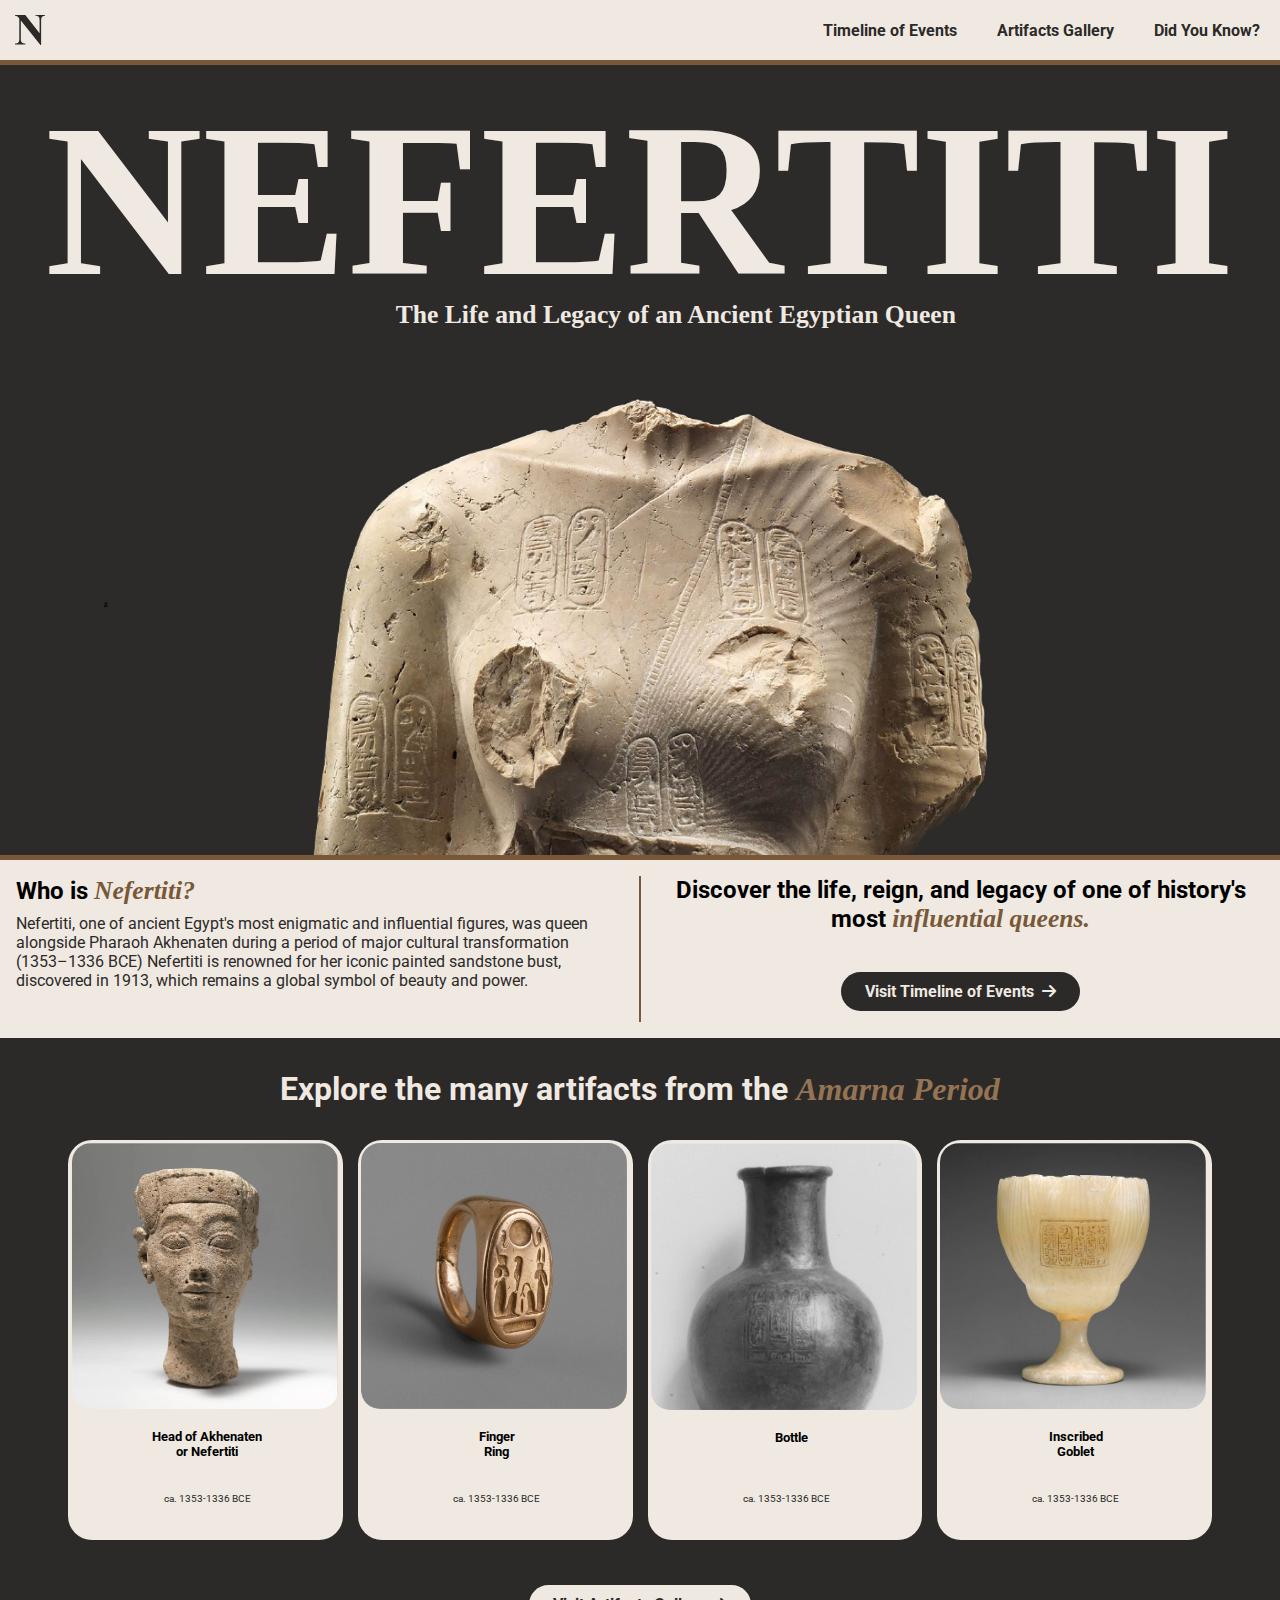
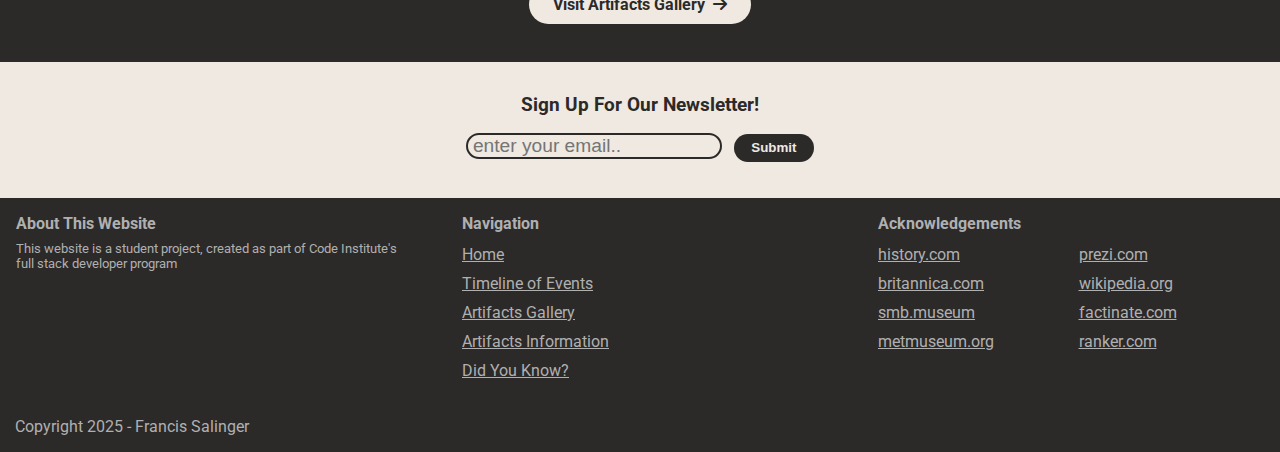
<file: index.html>
<!DOCTYPE html>
<html lang="en">

<head>
  <!-- Meta data -->
  <meta charset="utf-8">
  <meta name="viewport" content="width=device=width, initial-scale=1.0">
  <meta name="description" content="The Home Page of Queen Nefertiti, a website detailing her life, reign, and death">

  <!-- Favicon -->
  <link rel="icon" type="image/svg" href="assets/images/nefertiti-logo.svg">

  <!-- Link to font -->
  <link rel="preconnect" href="https://fonts.googleapis.com">
  <link rel="preconnect" href="https://fonts.gstatic.com" crossorigin>
  <link href="https://fonts.googleapis.com/css2?family=Roboto:ital,wght@0,100..900;1,100..900&display=swap"
    rel="stylesheet">

  <!--Title and CSS stylesheet -->
  <title>Queen Nefertiti</title>
  <link rel="stylesheet" href="assets/styles.css">

  <!-- Link to Font Awesome icon -->
  <link rel="stylesheet" href="https://cdnjs.cloudflare.com/ajax/libs/font-awesome/6.7.2/css/all.min.css"
    integrity="sha512-Evv84Mr4kqVGRNSgIGL/F/aIDqQb7xQ2vcrdIwxfjThSH8CSR7PBEakCr51Ck+w+/U6swU2Im1vVX0SVk9ABhg=="
    crossorigin="anonymous" referrerpolicy="no-referrer" />
</head>

<body>

  <!-- Header -->
  <header>
    
    <nav class="navbar">

      <a href="index.html" aria-label="Go to Home Page">
        <img src="assets/images/nefertiti-logo.svg" alt="logo" class="logo">
      </a>
      
      <!-- Responsive nav bar menu. Code my Code2go, Youtube -->
      <input type="checkbox" id="sidebar-active">
      <label for="sidebar-active" class="open-sidebar-button">
        <svg xmlns="http://www.w3.org/2000/svg" height="32px" viewBox="0 -960 960 960" width="32px" fill="#e8eaed"><path d="M120-240v-80h720v80H120Zm0-200v-80h720v80H120Zm0-200v-80h720v80H120Z"/></svg>
      </label>

      <label id="overlay" for="sidebar-active"></label>

      <div class="links-container">
        <label for="sidebar-active" class="close-sidebar-button">
          <svg xmlns="http://www.w3.org/2000/svg" height="32px" viewBox="0 -960 960 960" width="32px" fill="#e8eaed"><path d="m256-200-56-56 224-224-224-224 56-56 224 224 224-224 56 56-224 224 224 224-56 56-224-224-224 224Z"/></svg>
        </label>

          <a class="link" href="timeline-of-events.html">Timeline of Events</a>								
					<a class="link" href="artifact-cards.html">Artifacts Gallery</a>						
					<a class="link" href="did-you-know.html">Did You Know?</a>
      </div>
	
    </nav>
  </header>

  <!-- Main content -->
  <main>

    <!-- Hero image and title overlay -->
    <section id="hero-image">

      <div class="title-overlay">
        <h1>NEFERTITI</h1>
        <h2>The Life and Legacy of an Ancient Egyptian Queen</h2>
      </div>

    </section>

    <!-- Intro and Timeline of Events CTA Section -->
    <section class="introduction-section">

      <div class="introduction-to-nefertiti">
        <h2 class="intro-heading">Who is
          <span class="intro-style">Nefertiti?</span>
        </h2>
        <p class="intro-text">
          Nefertiti, one of ancient Egypt's most enigmatic and influential figures,
          was queen alongside Pharaoh Akhenaten during a period of major cultural transformation (1353–1336 BCE)
          Nefertiti is renowned for her iconic painted sandstone bust, discovered in 1913, which remains a global symbol
          of beauty and power.
        </p>
      </div>

      <hr>

      <!-- Timeline CTA -->
      <div class="timeline-cta">
        <h2>
          Discover the life, reign, and legacy
          of one of history's most
          <span class="intro-style">influential queens.</span>
        </h2>
        <div class="timeline-button-container">
          <a href="timeline-of-events.html">
              Visit Timeline of Events<i class="fa-solid fa-arrow-right"></i>
          </a>
        </div>
      </div>
    </section>

    <!-- Artifacts Gallery CTA Section -->
    <section class="artifact-card-section">

      <h1>Explore the many artifacts from the
        <span>Amarna Period</span>
      </h1>

      <!-- Artifact Card Section -->
      <div class="artifact-card-container">

        <!-- Artifact Card -->
        <div class="card">
          <a href="artifact-info.html#artifact-3" aria-label="View Head of Akhenaten or Nefertiti">
          <img src="assets/images/head-of-akhen-or-nefertiti-card.jpg" alt="Head of Akhenaten or Queen Nefertiti"
          class="card-image"></a>

          <div class="card-text">
            <h2>Head of Akhenaten or Nefertiti</h2>
            <p>ca. 1353-1336 BCE</p>
          </div>

          <div class="card-icon">
            <a href="artifact-info.html#artifact-3" aria-label="View Head of Akhenaten or Nefertiti">
              <i class="fa-solid fa-greater-than"></i>
            </a>
          </div>
        </div> 
        
        <!-- Artifact Card -->
        <div class="card">
          <a href="artifact-info.html#artifact-4" aria-label="View Finger Ring Depicting King Akhenaten and Queen Nefertiti as Shu and Tefnut">
          <img src="assets/images/finger-ring-akhen-nefertiti.jpeg" alt="Finger Ring Depicting King Akhenaten and Queen Nefertiti as Shu and Tefnut"
          class="card-image"></a>

          <div class="card-text">
            <h2>Finger Ring</h2>
            <p>ca. 1353-1336 BCE</p>
          </div>

          <div class="card-icon">
            <a href="artifact-info.html#artifact-4" aria-label="View Finger Ring Depicting King Akhenaten and Queen Nefertiti as Shu and Tefnut">
              <i class="fa-solid fa-greater-than"></i>
            </a>
          </div>
        </div> 

        <!-- Artifact Card -->
        <div class="card">
          <a href="artifact-info.html#artifact-5" aria-label="View Black Clay Bottle">
          <img src="assets/images/bottle-akhen-nefertiti-card.jpg" alt="Black Clay Bottle"
          class="card-image"></a>

          <div class="card-text">
            <h2>Bottle</h2>
            <p>ca. 1353-1336 BCE</p>
          </div>

          <div class="card-icon">
            <a href="artifact-info.html#artifact-5" aria-label="View Black Clay Bottle">
              <i class="fa-solid fa-greater-than"></i>
            </a>
          </div>
        </div> 

        <!-- Artifact Card -->
        <div class="card">
          <a href="artifact-info.html#artifact-8" aria-label="View Goblet with Inscription of the Name of Akhenaten and Nefertiti">
          <img src="assets/images/goblet-akhen-and-nefertiti-card.jpg" alt="Goblet with Inscription of the Name of Akhenaten and Nefertiti"
          class="card-image"></a>

          <div class="card-text">
            <h2>Inscribed Goblet</h2>
            <p>ca. 1353-1336 BCE</p>
          </div>

          <div class="card-icon">
            <a href="artifact-info.html#artifact-8" aria-label="View Goblet with Inscription of the Name of Akhenaten and Nefertiti">
              <i class="fa-solid fa-greater-than"></i>
            </a>
          </div>
        </div> 

        <div class="artifact-cta-button">
          <a href="artifact-cards.html">
              Visit Artifacts Gallery<i class="fa-solid fa-arrow-right"></i>
          </a>
        </div>
      </div>

    </section>

    <!-- Newsletter Section -->
     <section class="newsletter-container">

      <form action="submit-newsletter" method="POST">
        <h3>Sign Up For Our Newsletter!</h3>
        <input type="email" id="email" name="email" placeholder="enter your email.." required>
        <button>Submit</button>
      </form>

     </section>

  </main>

  <!-- Footer -->
  <footer>

    <div class="footer-container">

      <!-- About this website -->
      <div class="about-container">
        <h4 class="about-heading">About This Website</h4>
        <p class="about-text">This website is a student project, created as part of Code Institute's full stack
          developer program</p>
      </div>

      <!-- Secondary navigation links -->
      <div class="navigation-links">
        <h4 class="navigation-heading">Navigation</h4>
        <ul class="footer-links">
          <li><a href="index.html">Home</a></li>
          <li><a href="timeline-of-events.html">Timeline of Events</a></li>
          <li><a href="artifact-cards.html">Artifacts Gallery</a></li>
          <li><a href="artifact-info.html">Artifacts Information</a></li>
          <li><a href="did-you-know.html">Did You Know?</a></li>
        </ul> 
      </div>

      <!-- Acknowledgements links -->
      <div class="acknowledgements-container">
        <h4 class="acknowledgements">Acknowledgements</h4>
        <ul class="acknowledgement-links">
          <li><a target="_blank" href="https://www.history.com/topics/ancient-egypt/nefertiti">history.com</a></li>
          <li><a target="_blank" href="https://www.britannica.com/biography/Nefertiti">britannica.com</a></li>
          <li><a target="_blank"
              href="https://www.smb.museum/en/museums-institutions/aegyptisches-museum-und-papyrussammlung/collection-research/bust-of-nefertiti/the-bust/">
              smb.museum
            </a></li>
          <li><a target="_blank" href="https://www.metmuseum.org/art/collection/search/544677">metmuseum.org</a></li>
          <li><a target="_blank"
              href="https://prezi.com/of2_ydann9hw/queen-nefertiti/#:~:text=Queen%20Nefertiti%20had%206%20daughters,one%2C%20the%20sun%20god%20Ra.">
              prezi.com
            </a></li>
          <li><a target="_blank" href="https://en.wikipedia.org/wiki/Great_Royal_Wife">wikipedia.org</a></li>
          <li><a target="_blank" href="https://www.factinate.com/people/facts-nefertiti">factinate.com</a></li>
          <li> <a target="_blank" href="https://www.ranker.com/list/nefertiti-facts/lisa-waugh">ranker.com</a></li>
        </ul>
      </div>

    </div>

    <!-- Copyright info-->
    <p class="copyright-info">Copyright 2025 - Francis Salinger</p>

  </footer>

</body>
</html>
</file>
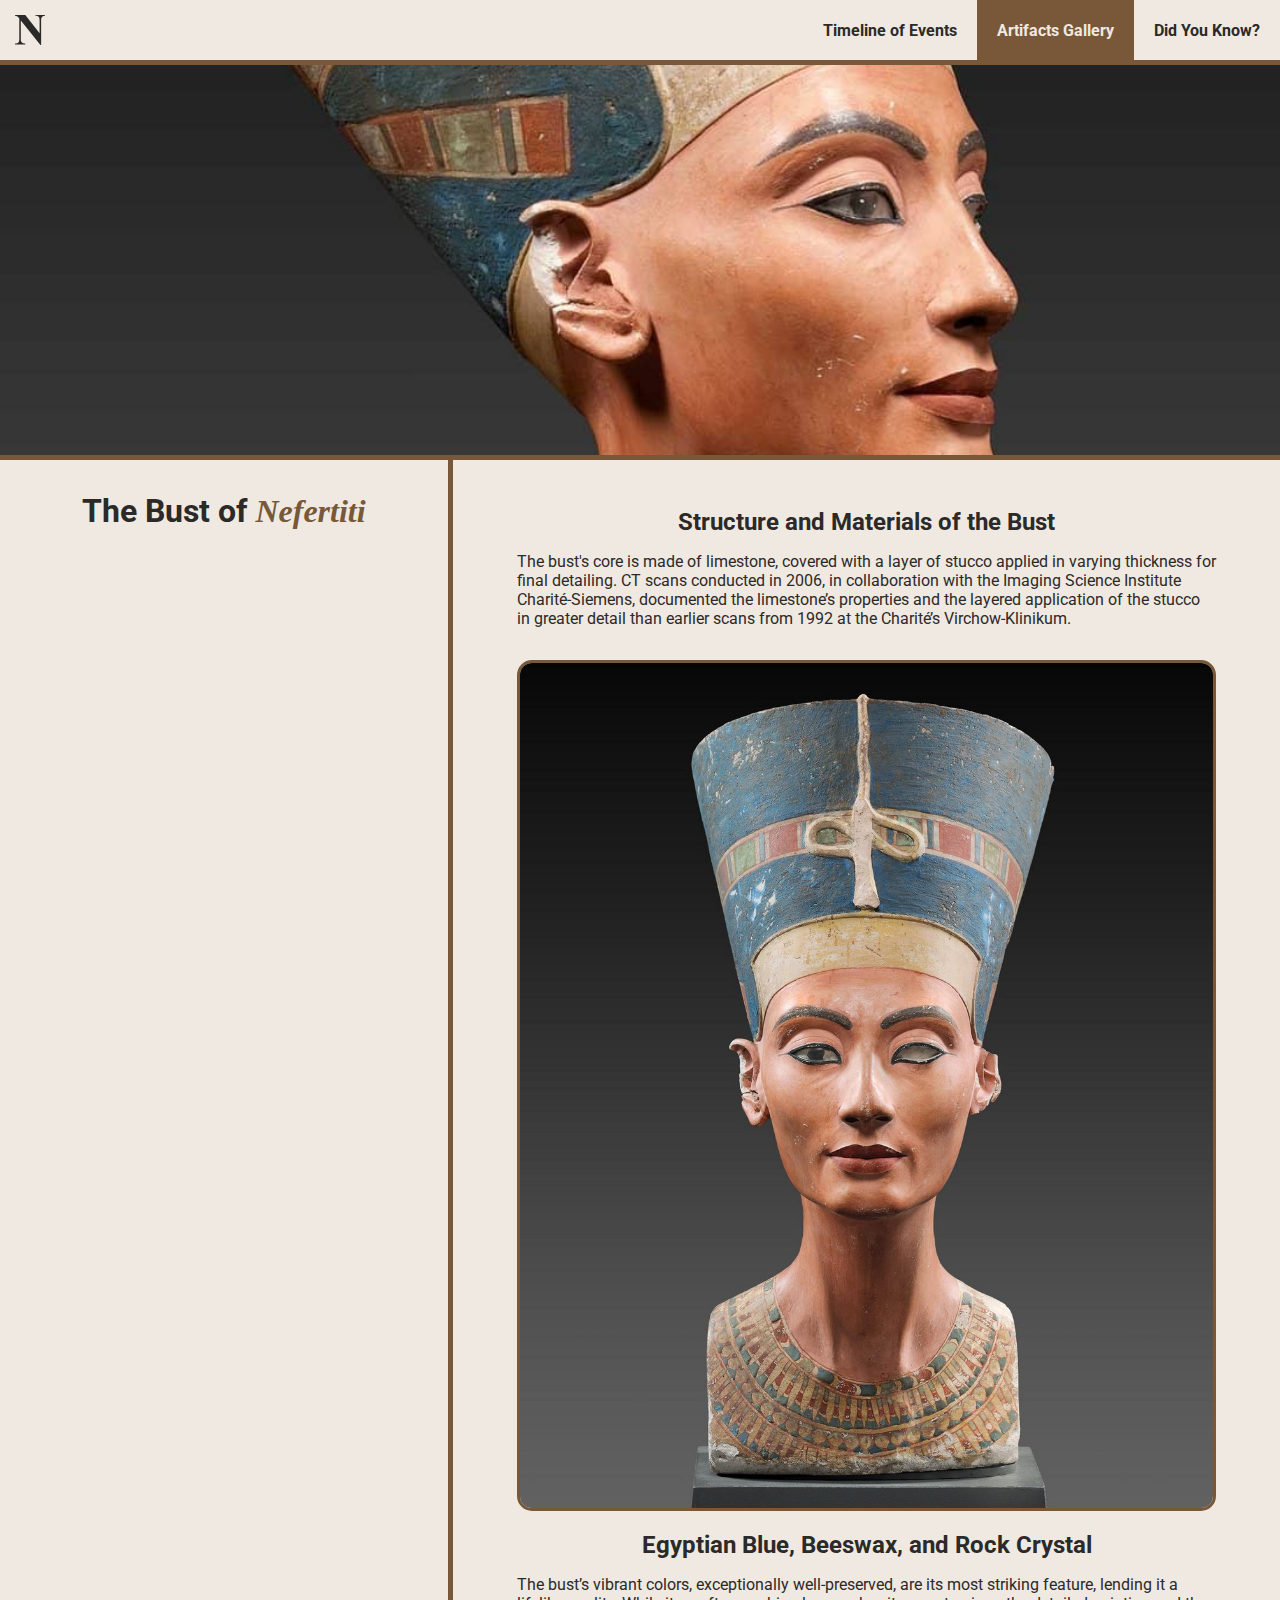
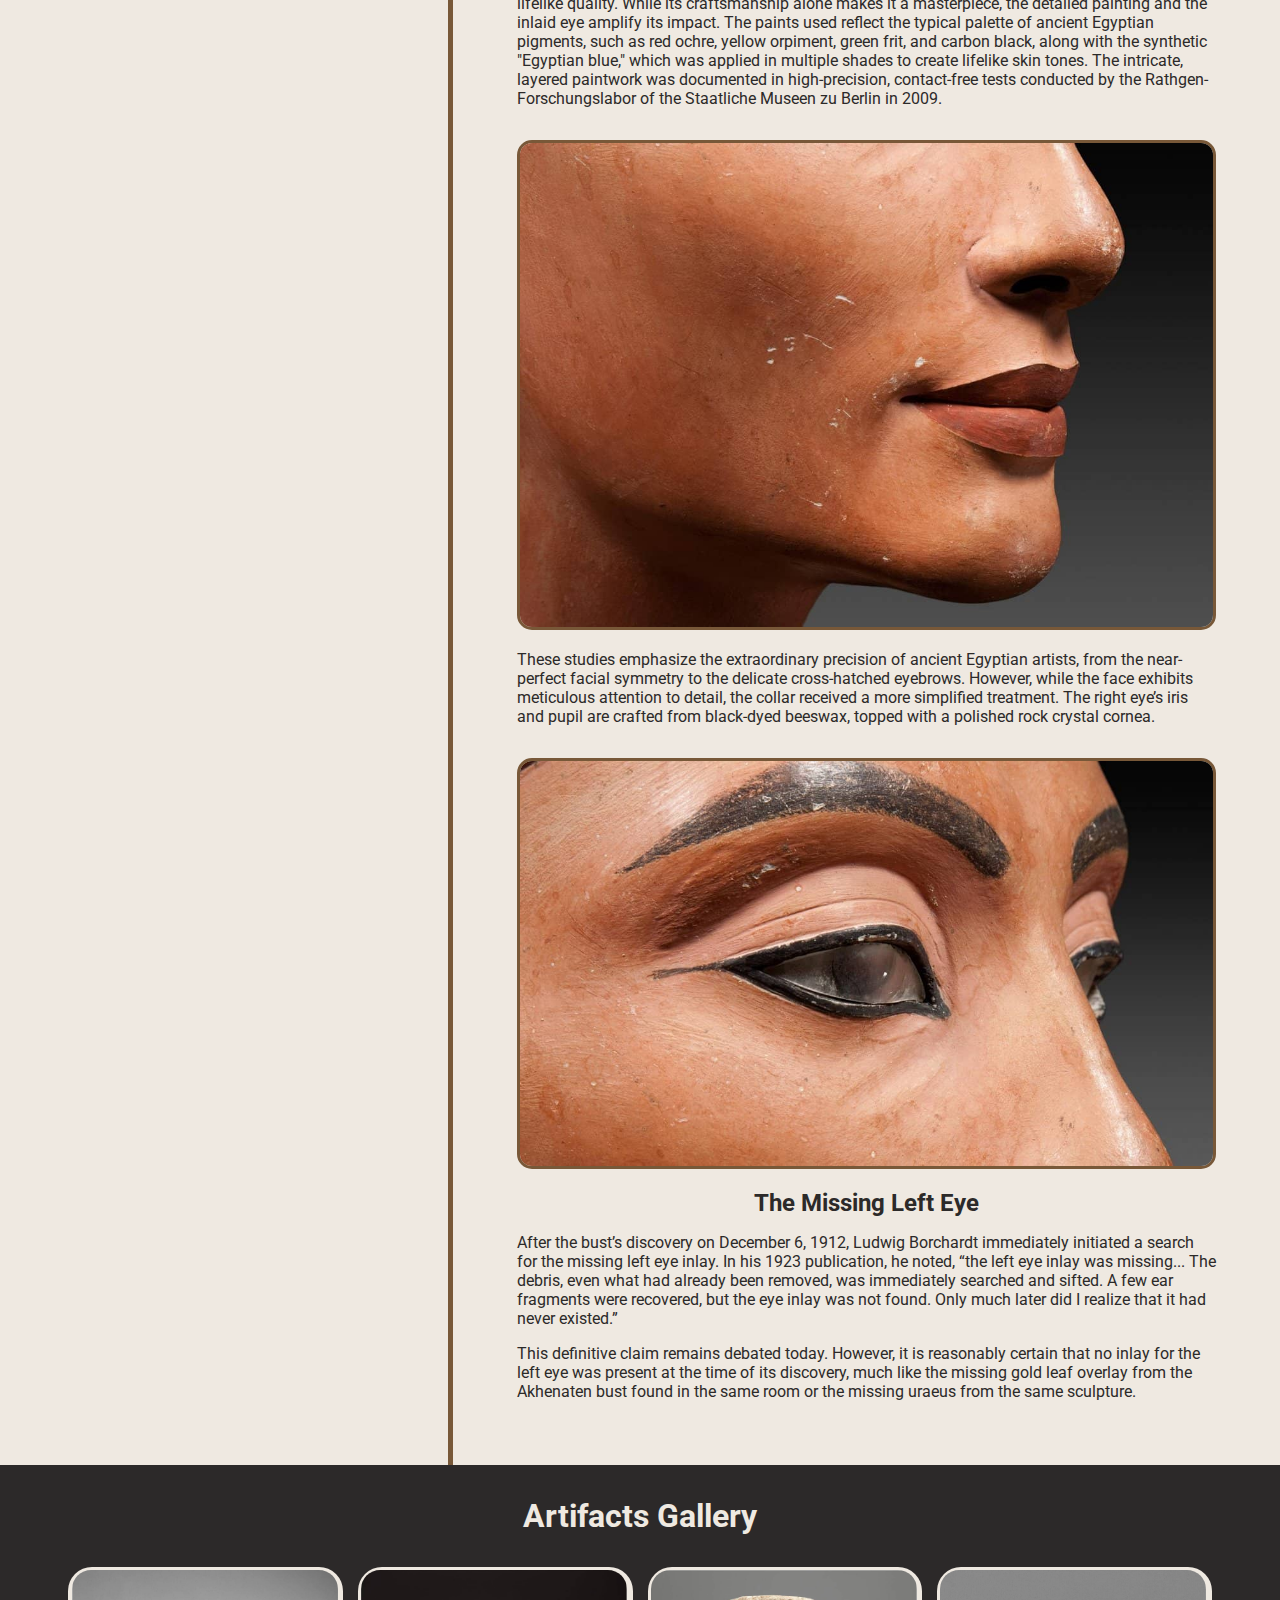
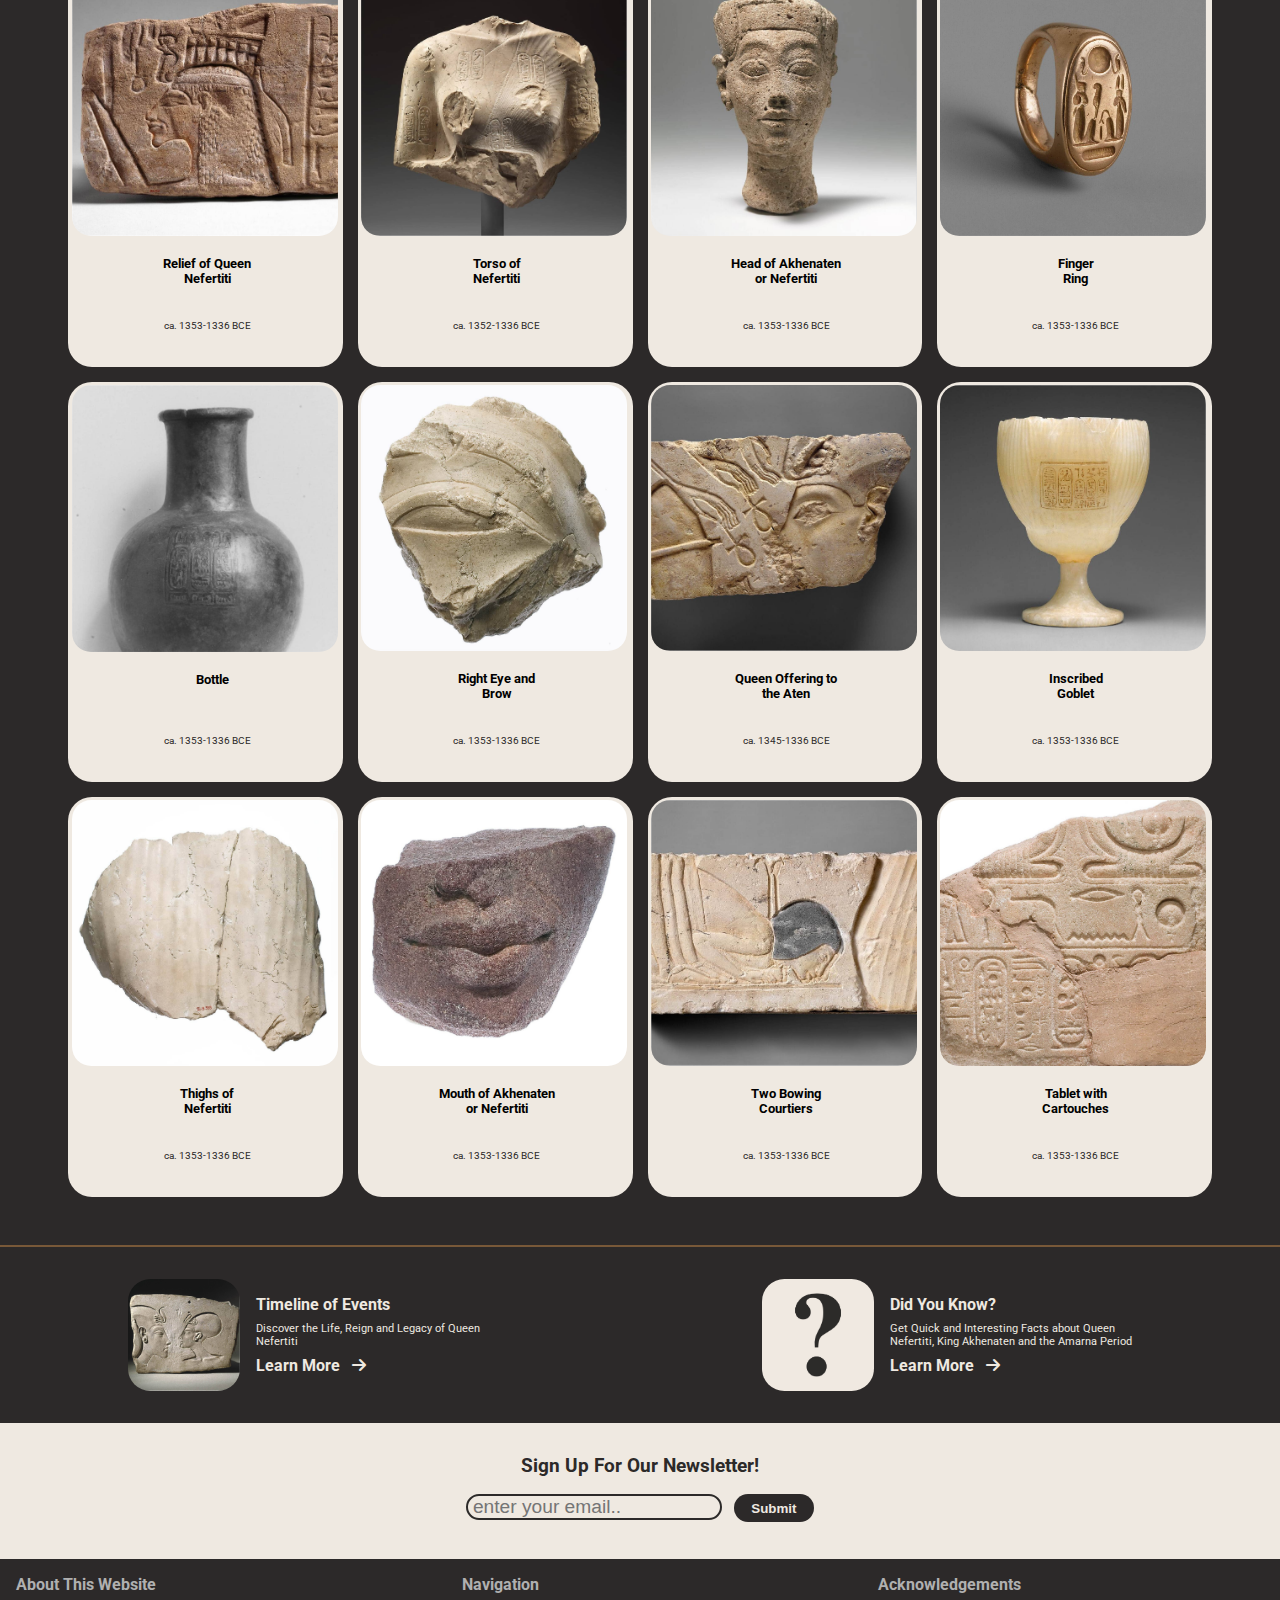
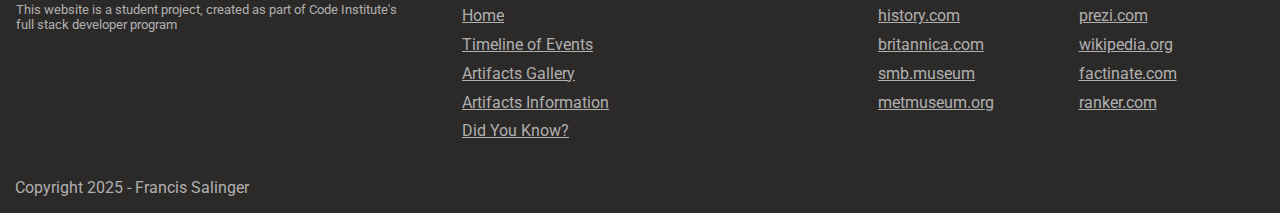
<file: artifact-cards.html>
<!DOCTYPE html>
<html lang="en">

<head>
    <!-- Meta data -->
    <meta charset="utf-8">
    <meta name="viewport" content="width=device=width, initial-scale=1.0">
    <meta name="description" content="An Artifacts Gallery related to Queen Nefertiti, with the famous Nefertiti Bust">
  
    <!-- Favicon -->
    <link rel="icon" type="image/svg" href="assets/images/nefertiti-logo.svg">

    <!-- Link to font -->
    <link rel="preconnect" href="https://fonts.googleapis.com">
    <link rel="preconnect" href="https://fonts.gstatic.com" crossorigin>
    <link href="https://fonts.googleapis.com/css2?family=Roboto:ital,wght@0,100..900;1,100..900&display=swap"
      rel="stylesheet">
  
    <!--Title and CSS stylesheet -->
    <title>Queen Nefertiti</title>
    <link rel="stylesheet" href="assets/styles.css">
  
    <!-- Link to Font Awesome icon -->
    <link rel="stylesheet" href="https://cdnjs.cloudflare.com/ajax/libs/font-awesome/6.7.2/css/all.min.css"
      integrity="sha512-Evv84Mr4kqVGRNSgIGL/F/aIDqQb7xQ2vcrdIwxfjThSH8CSR7PBEakCr51Ck+w+/U6swU2Im1vVX0SVk9ABhg=="
      crossorigin="anonymous" referrerpolicy="no-referrer" />
  </head>
    
<body>

	<!-- Header -->
  <header>
    <nav class="navbar">
      <a href="index.html" aria-label="Go to Home Page">
        <img src="assets/images/nefertiti-logo.svg" alt="logo" class="logo">
      </a>
      
      <!-- Responsive Nav Menu function. Code from Code2go, Youtube. -->
      <input type="checkbox" id="sidebar-active">
      <label for="sidebar-active" class="open-sidebar-button">
        <svg xmlns="http://www.w3.org/2000/svg" height="32px" viewBox="0 -960 960 960" width="32px" fill="#e8eaed"><path d="M120-240v-80h720v80H120Zm0-200v-80h720v80H120Zm0-200v-80h720v80H120Z"/></svg>
      </label>
      <label id="overlay" for="sidebar-active"></label>

      <div class="links-container">
        <label for="sidebar-active" class="close-sidebar-button">
          <svg xmlns="http://www.w3.org/2000/svg" height="32px" viewBox="0 -960 960 960" width="32px" fill="#e8eaed"><path d="m256-200-56-56 224-224-224-224 56-56 224 224 224-224 56 56-224 224 224 224-56 56-224-224-224 224Z"/></svg>
        </label>

        
          <a class="link" href="timeline-of-events.html">Timeline of Events</a>								
					<a id="active" class="link" href="artifact-cards.html">Artifacts Gallery</a>						
					<a class="link" href="did-you-know.html">Did You Know?</a>
      </div>
    </nav>
	</header>

  <!-- Main Content -->
	<main>

    <section class="artifact-gallery-section">

      <!-- Hero Image -->
      <div id="bust-image">
        
      </div>

      <div class="bust-content-container">
        <div class="bust-heading">
          <h1>The Bust of <span>Nefertiti</span></h1>
        </div>

        <div class="bust-text-container">
          <h2>Structure and Materials of the Bust</h2>
          <p>
            The bust's core is made of limestone, covered with a layer of stucco applied in varying thickness
            for final detailing. CT scans conducted in 2006, in collaboration with the Imaging Science Institute
            Charité-Siemens,
            documented the limestone’s properties and the layered application of the stucco in greater detail than
            earlier scans
            from 1992 at the Charité’s Virchow-Klinikum.
          </p>

          <img src="assets/images/full-bust-image.jpg" 
          alt="Nefertiti Bust">

          <h2>Egyptian Blue, Beeswax, and Rock Crystal</h2>
          <p>
            The bust’s vibrant colors, exceptionally well-preserved, are its most striking feature,
            lending it a lifelike quality. While its craftsmanship alone makes it a masterpiece, the detailed painting
            and the
            inlaid eye amplify its impact. The paints used reflect the typical palette of ancient Egyptian pigments,
            such as red ochre, yellow orpiment, green frit, and carbon black, along with the synthetic "Egyptian
            blue,"
            which was applied in multiple shades to create lifelike skin tones. The intricate, layered paintwork was
            documented
            in high-precision, contact-free tests conducted by the Rathgen-Forschungslabor of the Staatliche Museen zu
            Berlin in 2009.
          </p>

          <img src="assets/images/bust-detail.jpg" 
          alt="Close up of Bust mouth">

          <p>
            These studies emphasize the extraordinary precision of ancient Egyptian artists,
            from the near-perfect facial symmetry to the delicate cross-hatched eyebrows. However,
            while the face exhibits meticulous attention to detail, the collar received a more simplified treatment.
            The right eye’s iris and pupil are crafted from black-dyed beeswax, topped with a polished rock crystal
            cornea.
          </p>

          <img src="assets/images/bust-eye-detail.jpg" 
          alt="Close up of Bust eye">

          <h2>The Missing Left Eye</h2>
          <p>
            After the bust’s discovery on December 6, 1912,
            Ludwig Borchardt immediately initiated a search for the missing left eye inlay. In his 1923 publication,
            he noted,
            “the left eye inlay was missing... The debris, even what had already been removed, was immediately
            searched and sifted.
            A few ear fragments were recovered, but the eye inlay was not found. Only much later did I realize that it
            had never existed.”
          </p>
          <p>
            This definitive claim remains debated today. However, it is reasonably certain that no inlay for the left
            eye was
            present at the time of its discovery, much like the missing gold leaf overlay from the
            Akhenaten bust found in the same room or the missing uraeus from the same sculpture.
          </p>
        </div>
      </div>
    </section>

    <section class="artifact-card-section">

      <h1>Artifacts Gallery</h1>

      <!-- Artifact Card Section -->
      <div class="artifact-card-container">

        <!-- Artifact Card -->
        <div class="card">
          <a href="artifact-info.html#artifact-1" aria-label="View Relief of Queen Nefertiti">
          <img src="assets/images/relief-of-queen-nefertiti-card.jpg" alt="Relief of Queen Nefertiti"
          class="card-image"></a>

          <div class="card-text">
            <h2>Relief of Queen Nefertiti</h2>
            <p>ca. 1353-1336 BCE</p>
          </div>

          <div class="card-icon">
            <a href="artifact-info.html#artifact-1" aria-label="View Relief of Queen Nefertiti">
              <i class="fa-solid fa-greater-than"></i>
            </a>
          </div>
        </div>

        <!-- Artifact Card -->
        <div class="card">
          <a href="artifact-info.html#artifact-2" aria-label="View Torso of Queen Nefertiti">
          <img src="assets/images/torso-of-nefertiti-card.jpg" alt="Torso of Queen Nefertiti"
          class="card-image"></a>

          <div class="card-text">
            <h2>Torso of Nefertiti</h2>
            <p>ca. 1352-1336 BCE</p>
          </div>

          <div class="card-icon">
            <a href="artifact-info.html#artifact-2" aria-label="View Torso of Queen Nefertiti">
              <i class="fa-solid fa-greater-than"></i>
            </a> 
          </div>
        </div>

        <!-- Artifact Card -->
        <div class="card">
          <a href="artifact-info.html#artifact-3" aria-label="View Head of Akhenaten or Nefertiti">
          <img src="assets/images/head-of-akhen-or-nefertiti-card.jpg" alt="Head of Akhenaten or Queen Nefertiti"
          class="card-image"></a>

          <div class="card-text">
            <h2>Head of Akhenaten or Nefertiti</h2>
            <p>ca. 1353-1336 BCE</p>
          </div>

          <div class="card-icon">
            <a href="artifact-info.html#artifact-3" aria-label="View Head of Akhenaten or Nefertiti">
              <i class="fa-solid fa-greater-than"></i>
            </a>
          </div>
        </div> 
      
        <!-- Artifact Card -->
        <div class="card">
          <a href="artifact-info.html#artifact-4" aria-label="View Finger Ring Depicting King Akhenaten and Queen Nefertiti as Shu and Tefnut">
          <img src="assets/images/finger-ring-akhen-nefertiti.jpeg" alt="Finger Ring Depicting King Akhenaten and Queen Nefertiti as Shu and Tefnut"
          class="card-image"></a>

          <div class="card-text">
            <h2>Finger Ring</h2>
            <p>ca. 1353-1336 BCE</p>
          </div>

          <div class="card-icon">
            <a href="artifact-info.html#artifact-4" aria-label="View Finger Ring Depicting King Akhenaten and Queen Nefertiti as Shu and Tefnut">
              <i class="fa-solid fa-greater-than"></i>
            </a>  
          </div>
        </div> 

        <!-- Artifact Card -->
        <div class="card">
          <a href="artifact-info.html#artifact-5" aria-label="View Black Clay Bottle">
          <img src="assets/images/bottle-akhen-nefertiti-card.jpg" alt="Black Clay Bottle"
          class="card-image"></a>

          <div class="card-text">
            <h2>Bottle</h2>
            <p>ca. 1353-1336 BCE</p>
          </div>

          <div class="card-icon">
            <a href="artifact-info.html#artifact-5" aria-label="View Black Clay Bottle">
              <i class="fa-solid fa-greater-than"></i>
            </a>
          </div>
        </div> 

        <!-- Artifact Card -->
        <div class="card">
            <a href="artifact-info.html#artifact-6" aria-label="View Right Eye and Brow from Head of King in the Blue Crown">
            <img src="assets/images/right-eye-and-brow-card.jpg" alt="Right Eye and Brow from Head of King in the Blue Crown"
            class="card-image"></a>

          <div class="card-text">
            <h2>Right Eye and Brow</h2>
            <p>ca. 1353-1336 BCE</p>
          </div>

          <div class="card-icon">
            <a href="artifact-info.html#artifact-6" aria-label="View Right Eye and Brow from Head of King in the Blue Crown">
              <i class="fa-solid fa-greater-than"></i>
            </a>
          </div>
        </div> 

        <!-- Artifact Card -->
        <div class="card">
          <a href="artifact-info.html#artifact-7" aria-label="View Limestone Block Depicting a Queen Offering to the Aten">
          <img src="assets/images/queen-offering-card.jpg" alt="Limestone Block Depicting a Queen Offering to the Aten"
          class="card-image"></a>

          <div class="card-text">
            <h2>Queen Offering to the Aten</h2>
            <p>ca. 1345-1336 BCE</p>
          </div>

          <div class="card-icon">
            <a href="artifact-info.html#artifact-7" aria-label="View Limestone Block Depicting a Queen Offering to the Aten">
              <i class="fa-solid fa-greater-than"></i>
            </a>
          </div>
        </div> 

        <!-- Artifact Card -->
        <div class="card">
          <a href="artifact-info.html#artifact-8" aria-label="View Goblet with Inscription of the Name of Akhenaten and Nefertiti">
          <img src="assets/images/goblet-akhen-and-nefertiti-card.jpg" alt="Goblet with Inscription of the Name of Akhenaten and Nefertiti"
          class="card-image"></a>

          <div class="card-text">
            <h2>Inscribed Goblet</h2>
            <p>ca. 1353-1336 BCE</p>
          </div>

          <div class="card-icon">
            <a href="artifact-info.html#artifact-8" aria-label="View Goblet with Inscription of the Name of Akhenaten and Nefertiti">
              <i class="fa-solid fa-greater-than"></i>
            </a>
          </div>
        </div> 

        <!-- Artifact Card -->
        <div class="card">
          <a href="artifact-info.html#artifact-9" aria-label="View Thighs of Nefertiti">
          <img src="assets/images/thighs-of-nefertiti-card.jpg" alt="Thighs of Nefertiti"
          class="card-image"></a>

          <div class="card-text">
            <h2>Thighs of Nefertiti</h2>
            <p>ca. 1353-1336 BCE</p>
          </div>

          <div class="card-icon">
            <a href="artifact-info.html#artifact-9" aria-label="View Thighs of Nefertiti">
              <i class="fa-solid fa-greater-than"></i>
            </a>
          </div>
        </div> 

        <!-- Artifact Card -->
        <div class="card">
          <a href="artifact-info.html#artifact-10" aria-label="View Mouth of Akhenaten or Nefertiti">
          <img src="assets/images/mouth-of-akhen-or-nefertiti-card.jpg" alt="Mouth of Akhenaten or Nefertiti"
          class="card-image"></a>

          <div class="card-text">
            <h2>Mouth of Akhenaten or Nefertiti</h2>
            <p>ca. 1353-1336 BCE</p>
          </div>

          <div class="card-icon">
            <a href="artifact-info.html#artifact-10" aria-label="View Mouth of Akhenaten or Nefertiti">
              <i class="fa-solid fa-greater-than"></i>
            </a>
          </div>
        </div> 

        <!-- Artifact Card -->
        <div class="card">
          <a href="artifact-info.html#artifact-11" aria-label="View Two Bowing Courtiers behind Nefertiti">
          <img src="assets/images/the-bowing-men-card.jpg" alt="Two Bowing Courtiers behind Nefertiti"
          class="card-image"></a>

          <div class="card-text">
            <h2>Two Bowing Courtiers</h2>
            <p>ca. 1353-1336 BCE</p>
          </div>

          <div class="card-icon">
            <a href="artifact-info.html#artifact-11" aria-label="View Two Bowing Courtiers behind Nefertiti">
              <i class="fa-solid fa-greater-than"></i>
            </a>
          </div>
        </div> 

        <!-- Artifact Card -->
        <div class="card">
          <a href="artifact-info.html#artifact-12" aria-label="View Tablet with Cartouches of Aten, Akhenaten and Nefertiti">
          <img src="assets/images/tablet-akhen-and-nefertiti-card.jpg" alt="Tablet with Cartouches of Aten, Akhenaten and Nefertiti"
          class="card-image"></a>

          <div class="card-text">
            <h2>Tablet with Cartouches</h2>
            <p>ca. 1353-1336 BCE</p>
          </div>

          <div class="card-icon">
            <a href="artifact-info.html#artifact-12" aria-label="View Tablet with Cartouches of Aten, Akhenaten and Nefertiti">
              <i class="fa-solid fa-greater-than"></i>
            </a>
          </div>
        </div> 
      </div>

    </section>

    <hr>

    <!-- Related content links -->
    <aside class="related-section">

      <!-- Related content one -->
      <div class="related-content-container">

        <img src="assets/images/nefertiti-and-akhen-oblisk-card.jpg"
          alt="Stone Oblisk of Nefertiti and Akhenaten">

        <div class="related-text-content">
          <h2>Timeline of Events</h2>
          <p>Discover the Life, Reign and Legacy of Queen Nefertiti</p>
          <a href="timeline-of-events.html" class="button" aria-label="View Timeline of Events">Learn More <i
              class="fa-solid fa-arrow-right"></i></a>
        </div>
      </div>

      <!-- Related content two -->
      <div class="related-content-container">

        <img src="assets/images/did-you-know-icon.jpg" alt="Did You Know Question Mark">


        <div class="related-text-content">
          <h2>Did You Know?</h2>
          <p>Get Quick and Interesting Facts about Queen Nefertiti, King Akhenaten and the Amarna Period</p>
          <a href="did-you-know.html" class="button" aria-label="View Did You Know?">Learn More <i
              class="fa-solid fa-arrow-right"></i></a>
        </div>
      </div>
    </aside>

		<!-- Newsletter Section -->
		<section class="newsletter-container">
      <form action="submit-newsletter" method="POST">

        <h3>Sign Up For Our Newsletter!</h3>
        <input type="email" id="email" name="email" placeholder="enter your email.." required>
        <button>Submit</button>
      
      </form>
     </section>
	</main>

	<!-- Footer -->
	<footer>

		<div class="footer-container">

      <!-- About this website -->
      <div class="about-container">
        <h4 class="about-heading">About This Website</h4>
        <p class="about-text">This website is a student project, created as part of Code Institute's full stack
          developer program</p>
      </div>

      <!-- Secondary navigation links -->
      <div class="navigation-links">
        <h4 class="navigation-heading">Navigation</h4>
        <ul class="footer-links">
          <li><a href="index.html">Home</a></li>
          <li><a href="timeline-of-events.html">Timeline of Events</a></li>
          <li><a href="artifact-cards.html">Artifacts Gallery</a></li>
          <li><a href="artifact-info.html">Artifacts Information</a></li>
          <li><a href="did-you-know.html">Did You Know?</a></li>
        </ul> 
      </div>

      <!-- Acknowledgements links -->
      <div class="acknowledgements-container">
        <h4 class="acknowledgements">Acknowledgements</h4>
        <ul class="acknowledgement-links">
          <li><a target="_blank" href="https://www.history.com/topics/ancient-egypt/nefertiti">history.com</a></li>
          <li><a target="_blank" href="https://www.britannica.com/biography/Nefertiti">britannica.com</a></li>
          <li><a target="_blank"
              href="https://www.smb.museum/en/museums-institutions/aegyptisches-museum-und-papyrussammlung/collection-research/bust-of-nefertiti/the-bust/">
              smb.museum
            </a></li>
          <li><a target="_blank" href="https://www.metmuseum.org/art/collection/search/544677">metmuseum.org</a></li>
          <li><a target="_blank"
              href="https://prezi.com/of2_ydann9hw/queen-nefertiti/#:~:text=Queen%20Nefertiti%20had%206%20daughters,one%2C%20the%20sun%20god%20Ra.">
              prezi.com
            </a></li>
          <li><a target="_blank" href="https://en.wikipedia.org/wiki/Great_Royal_Wife">wikipedia.org</a></li>
          <li><a target="_blank" href="https://www.factinate.com/people/facts-nefertiti">factinate.com</a></li>
          <li> <a target="_blank" href="https://www.ranker.com/list/nefertiti-facts/lisa-waugh">ranker.com</a></li>
        </ul>
      </div>
    </div>

     <!-- Copyright info-->
     <p class="copyright-info">Copyright 2025 - Francis Salinger</p>

	</footer>
        
</body>

</html>
</file>
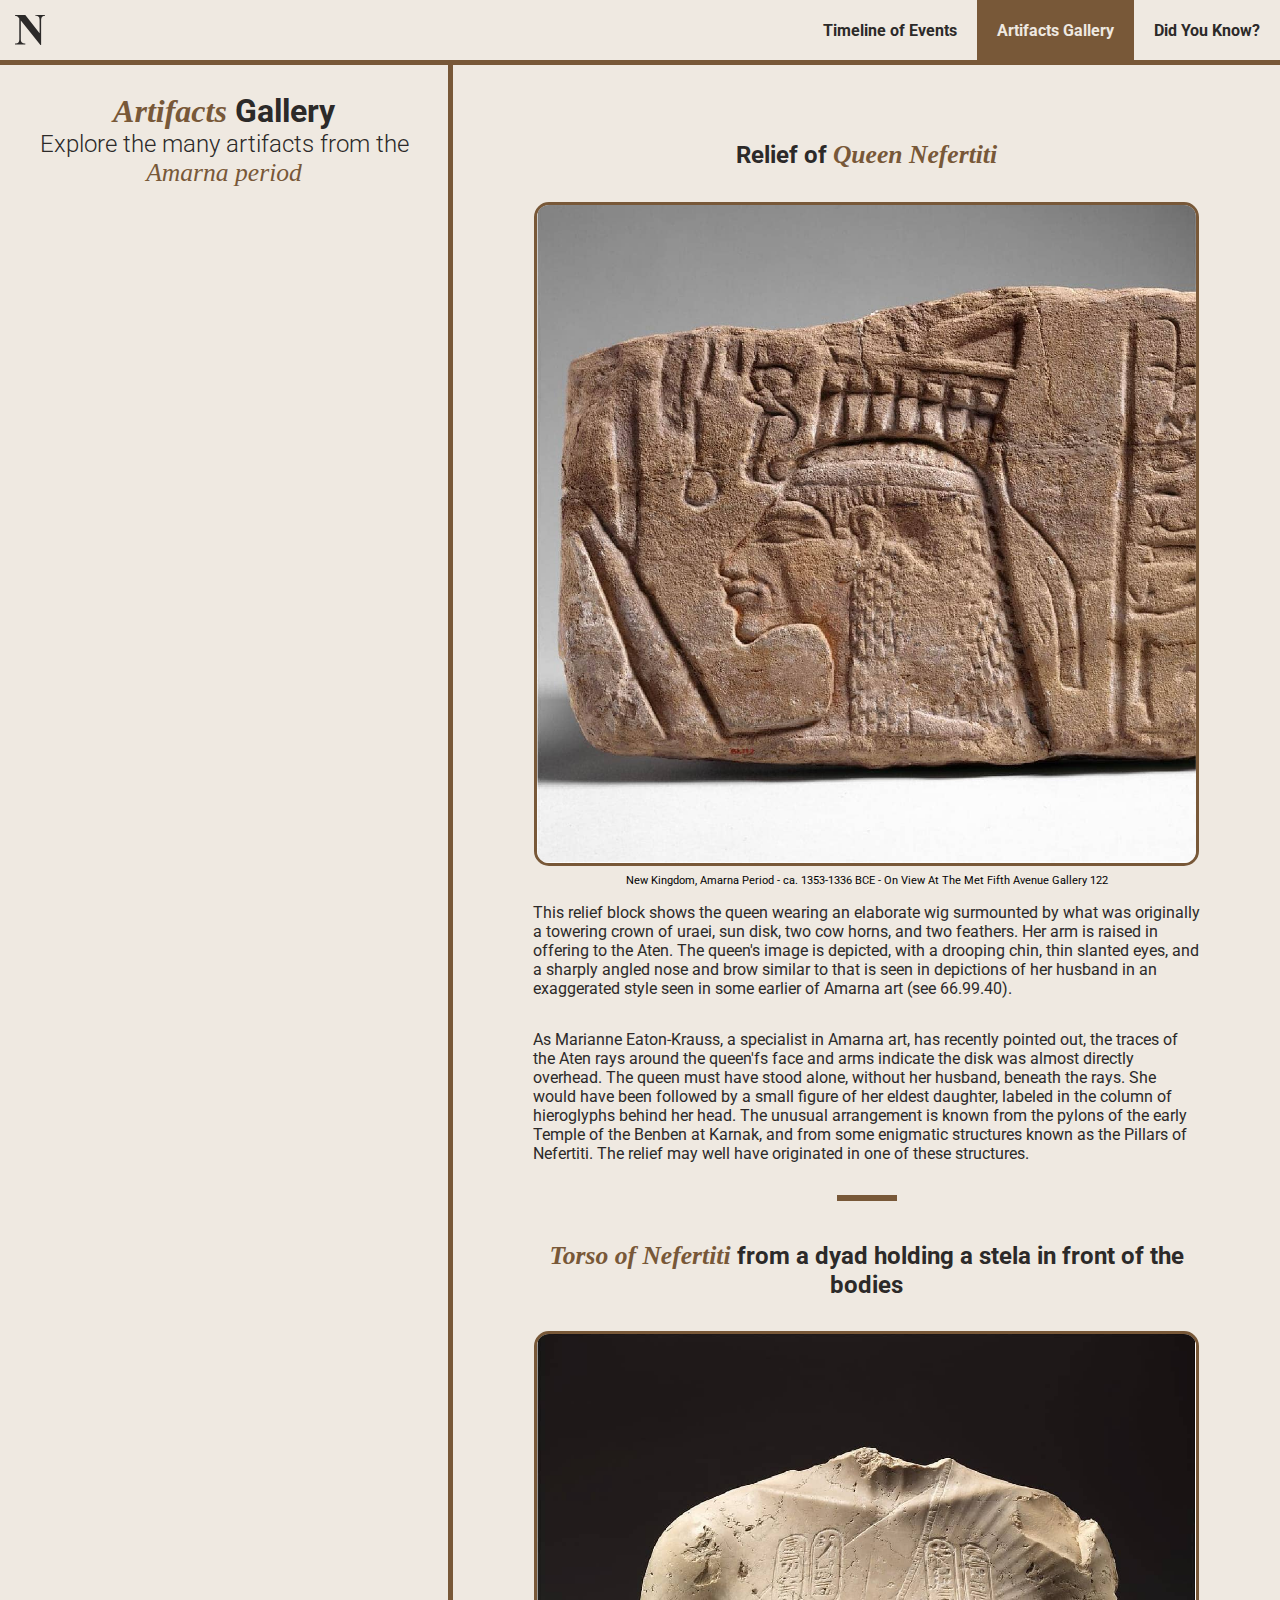
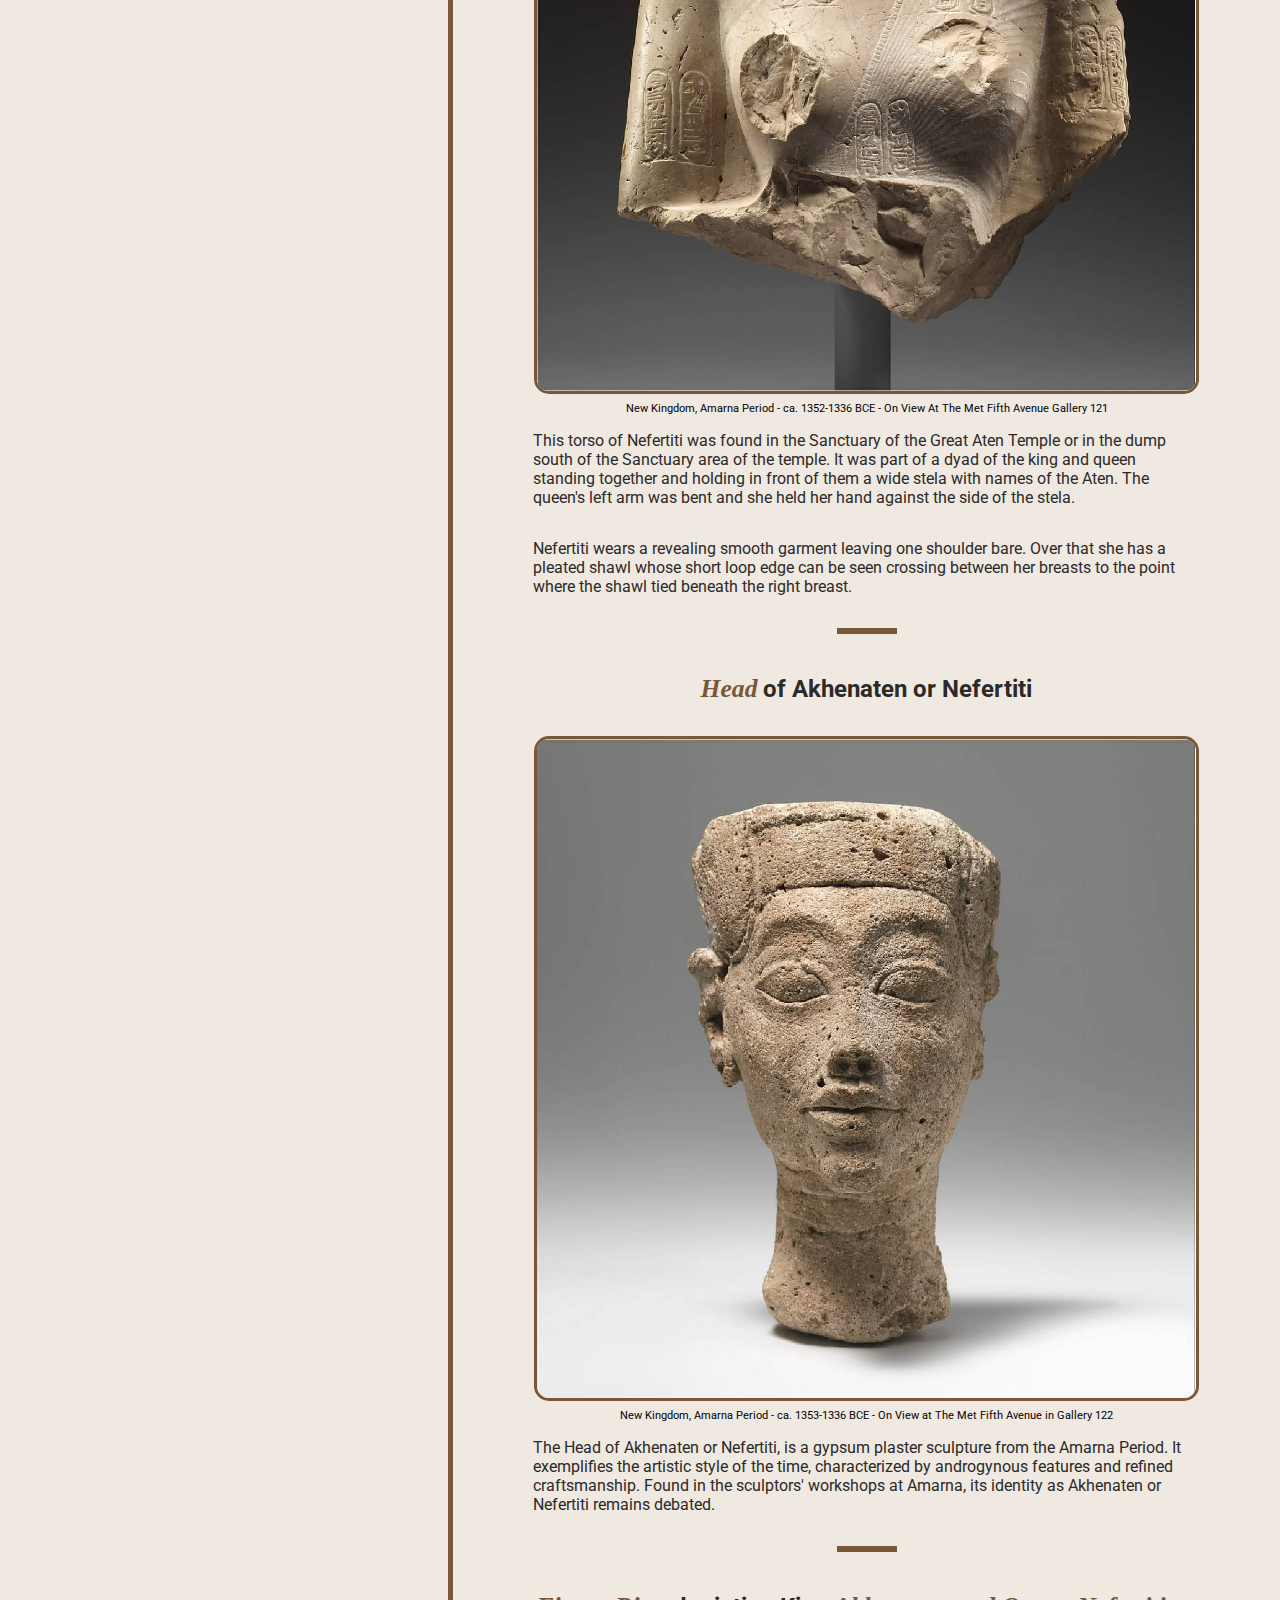
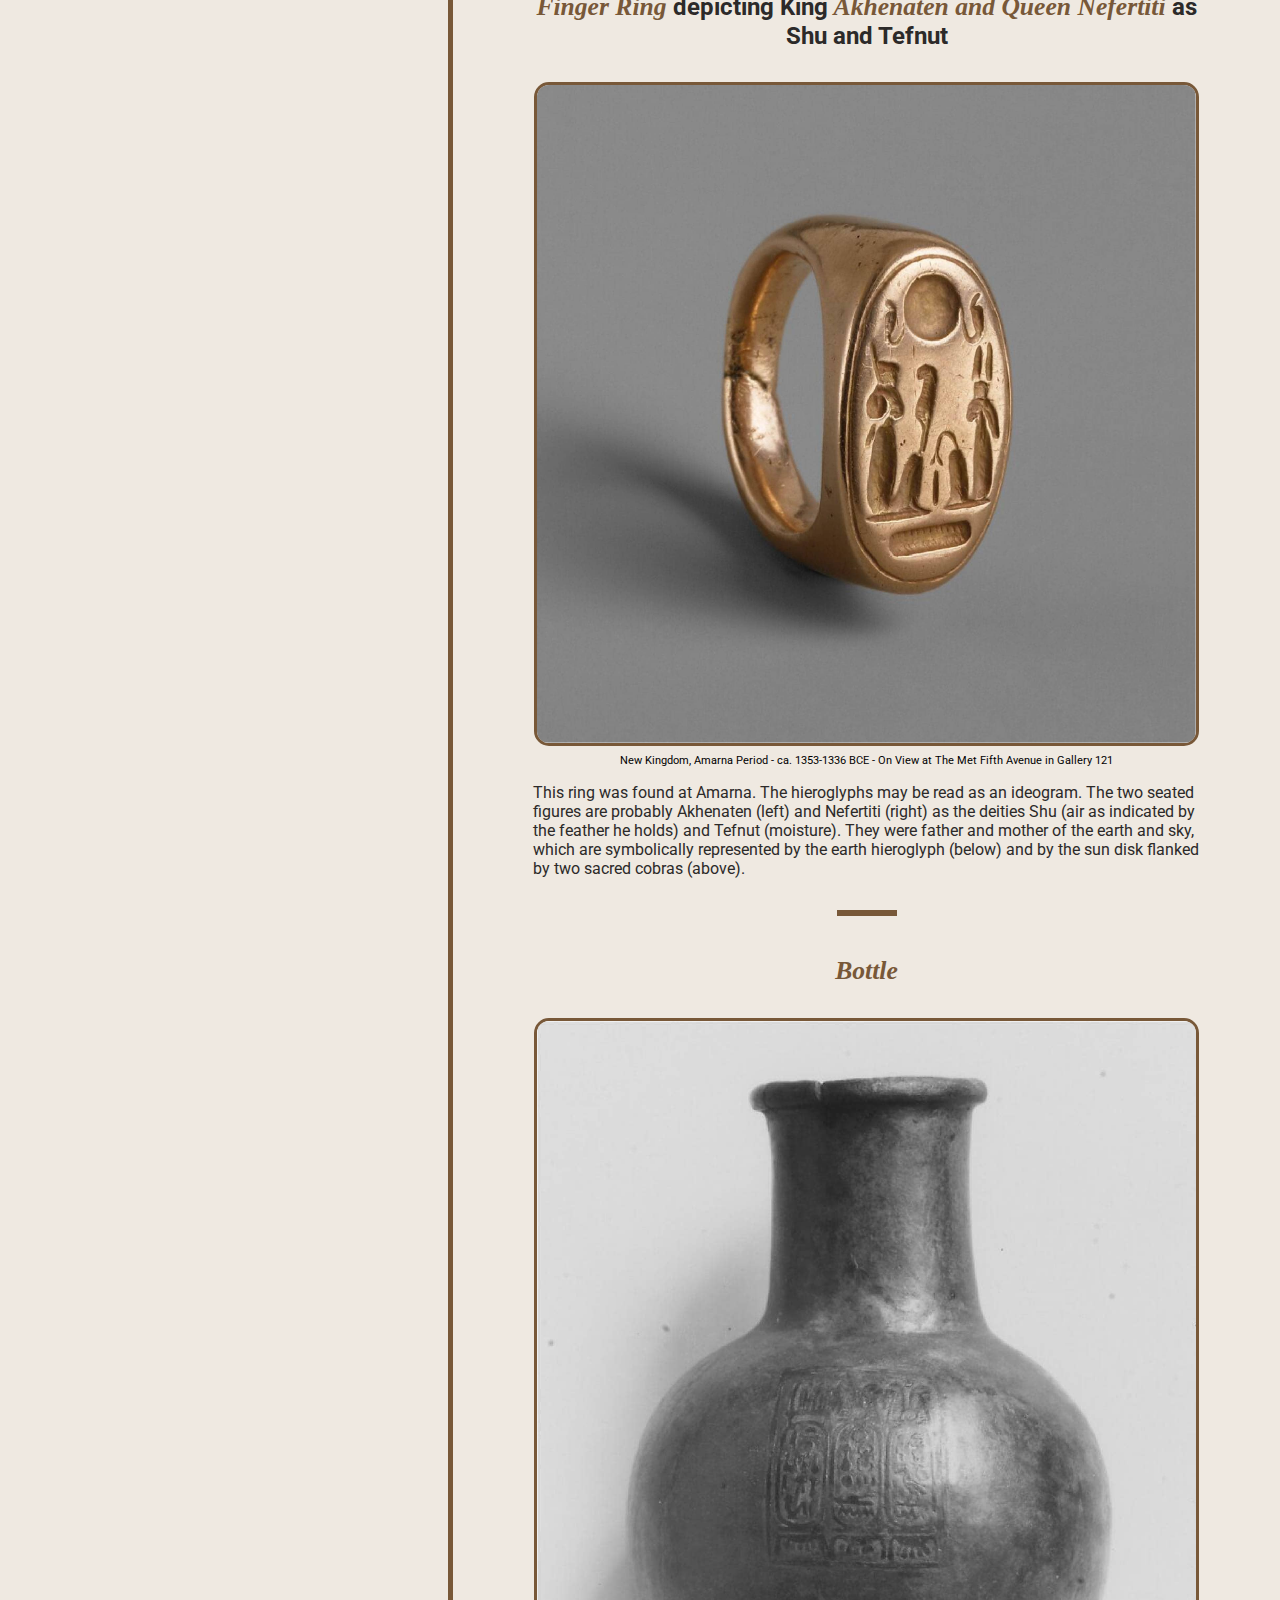
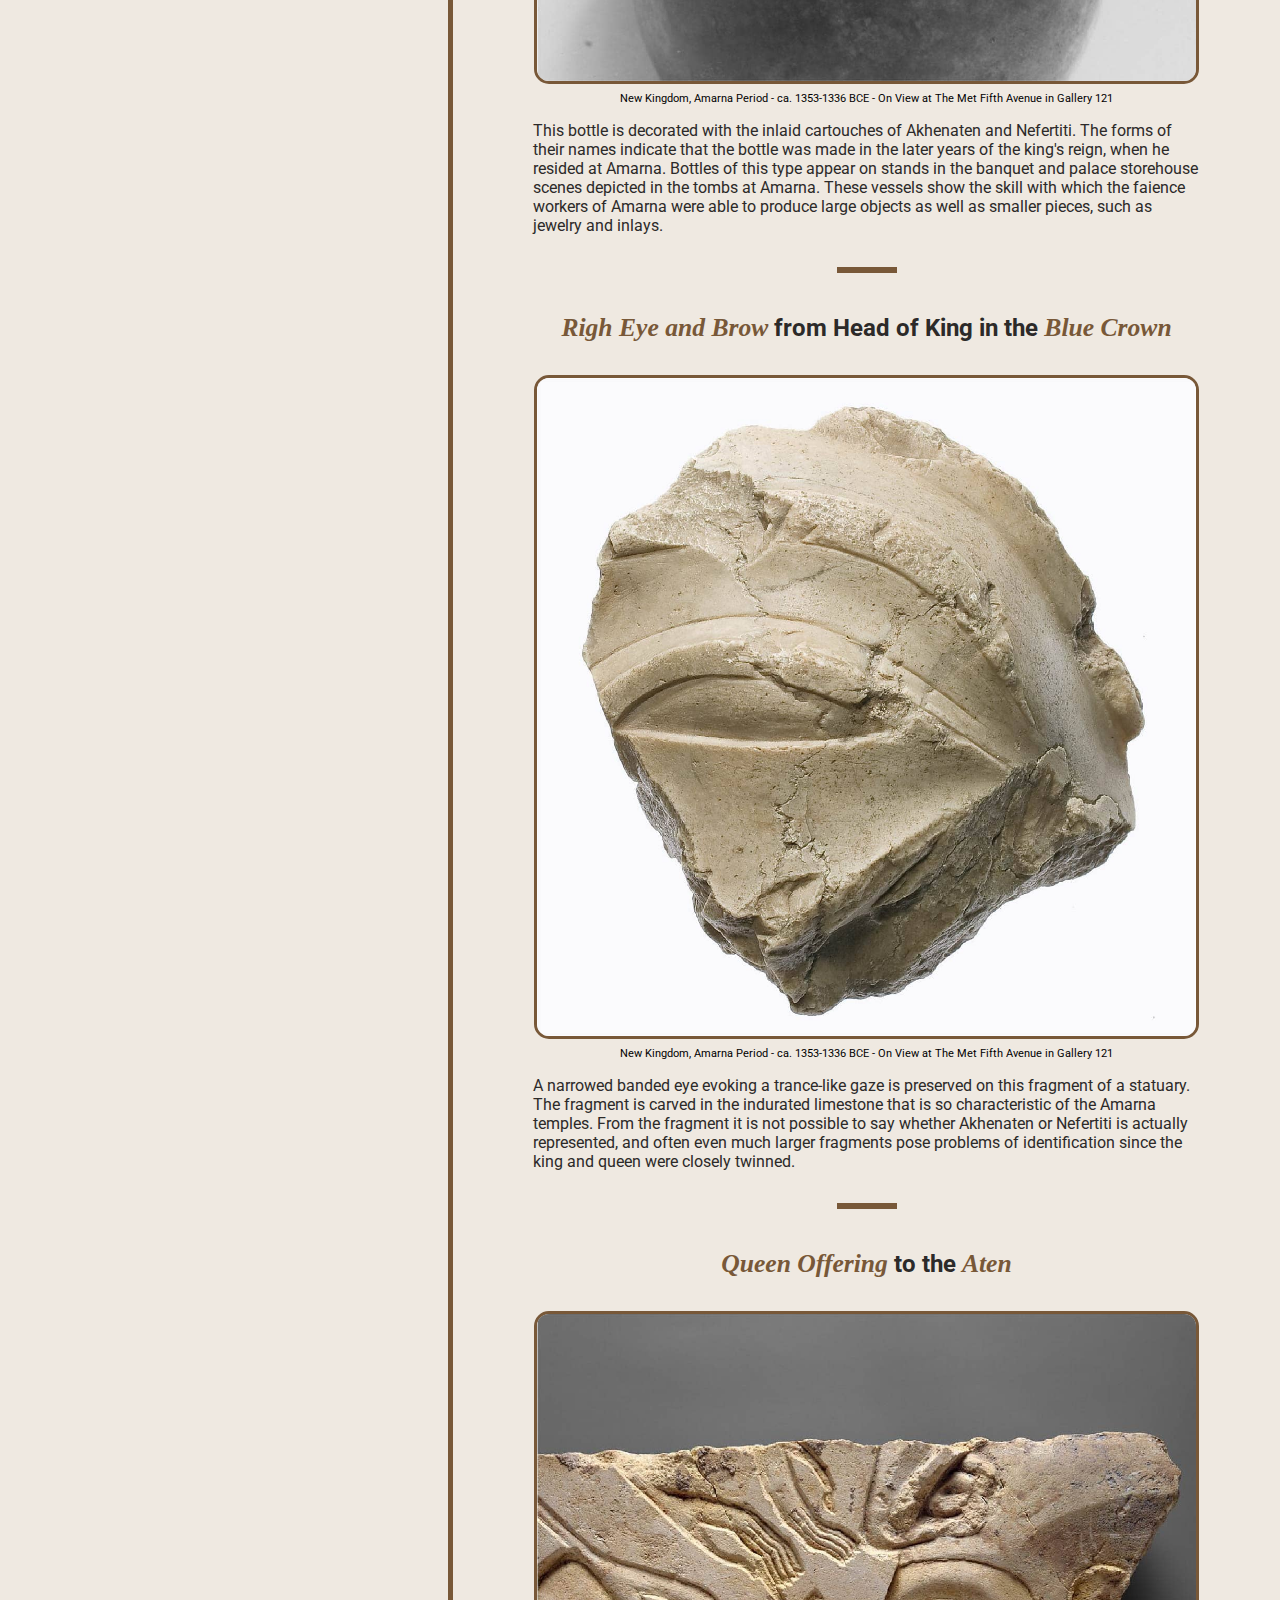
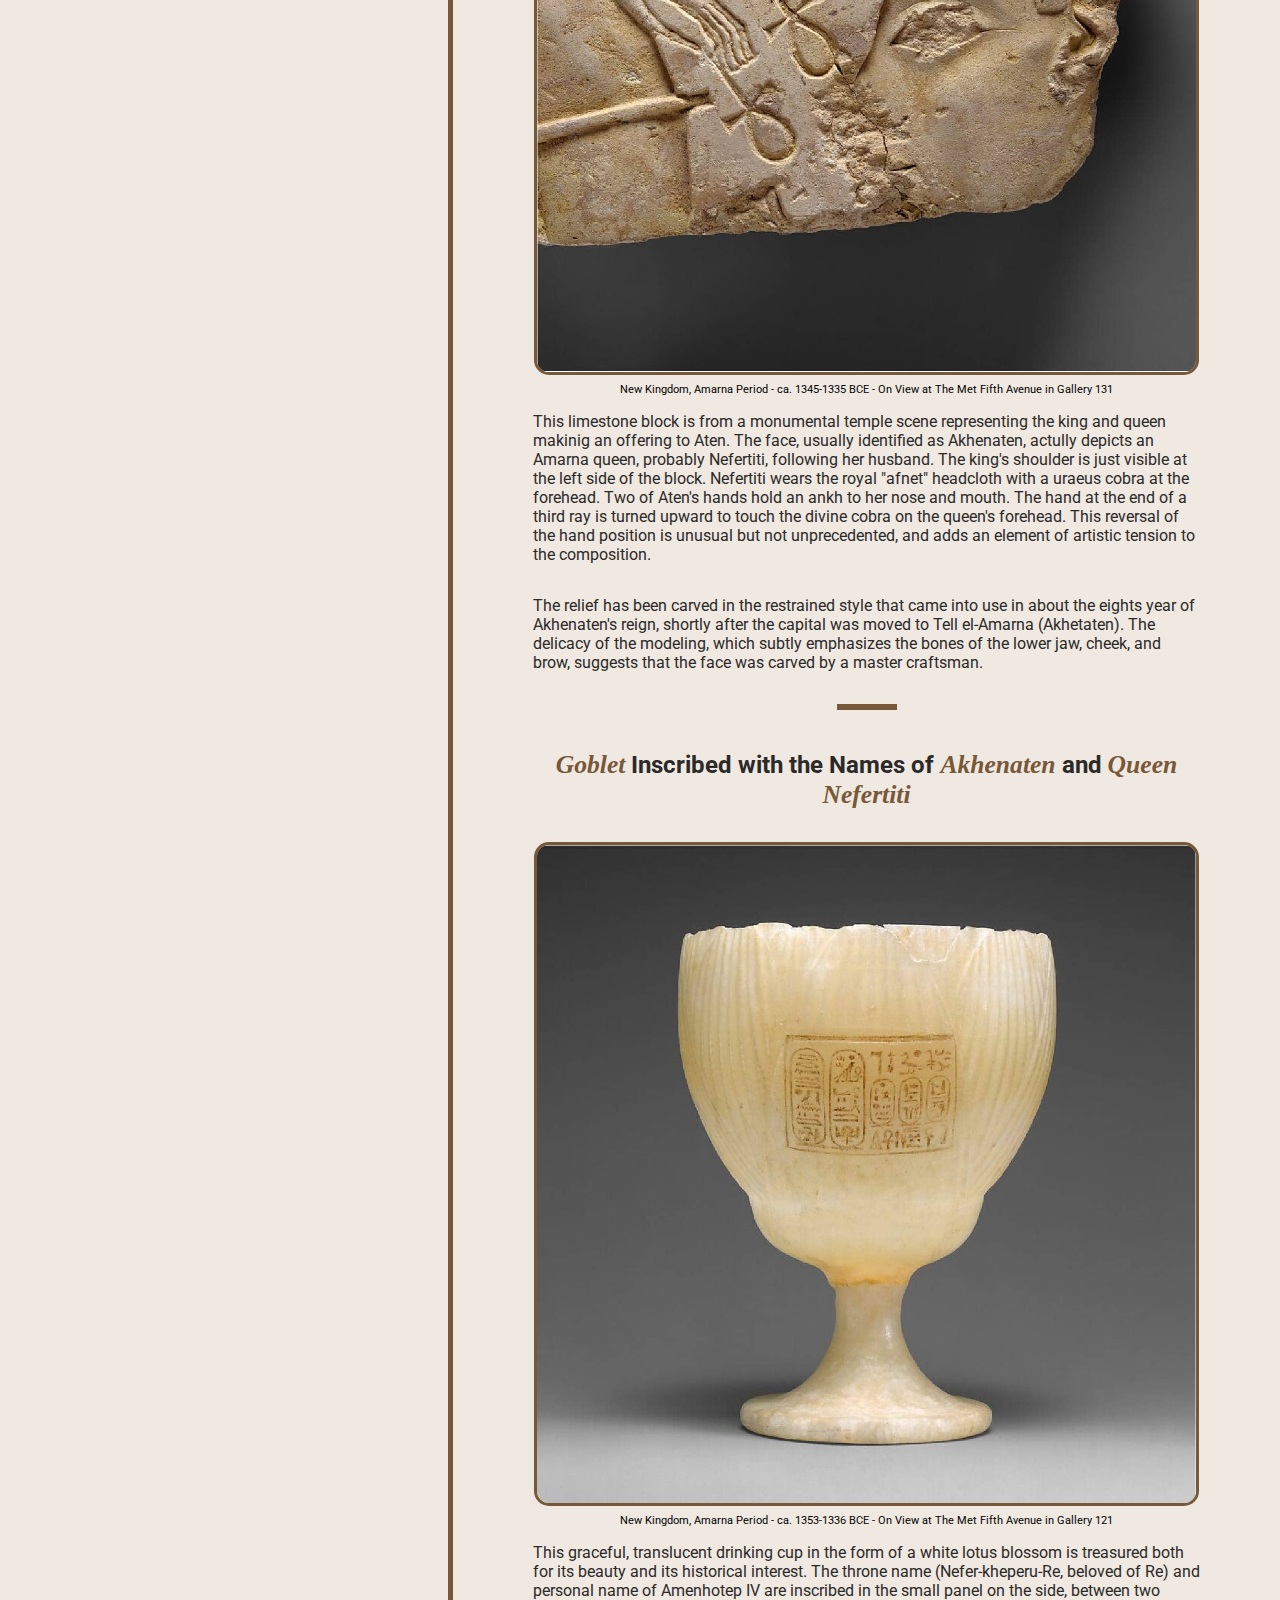
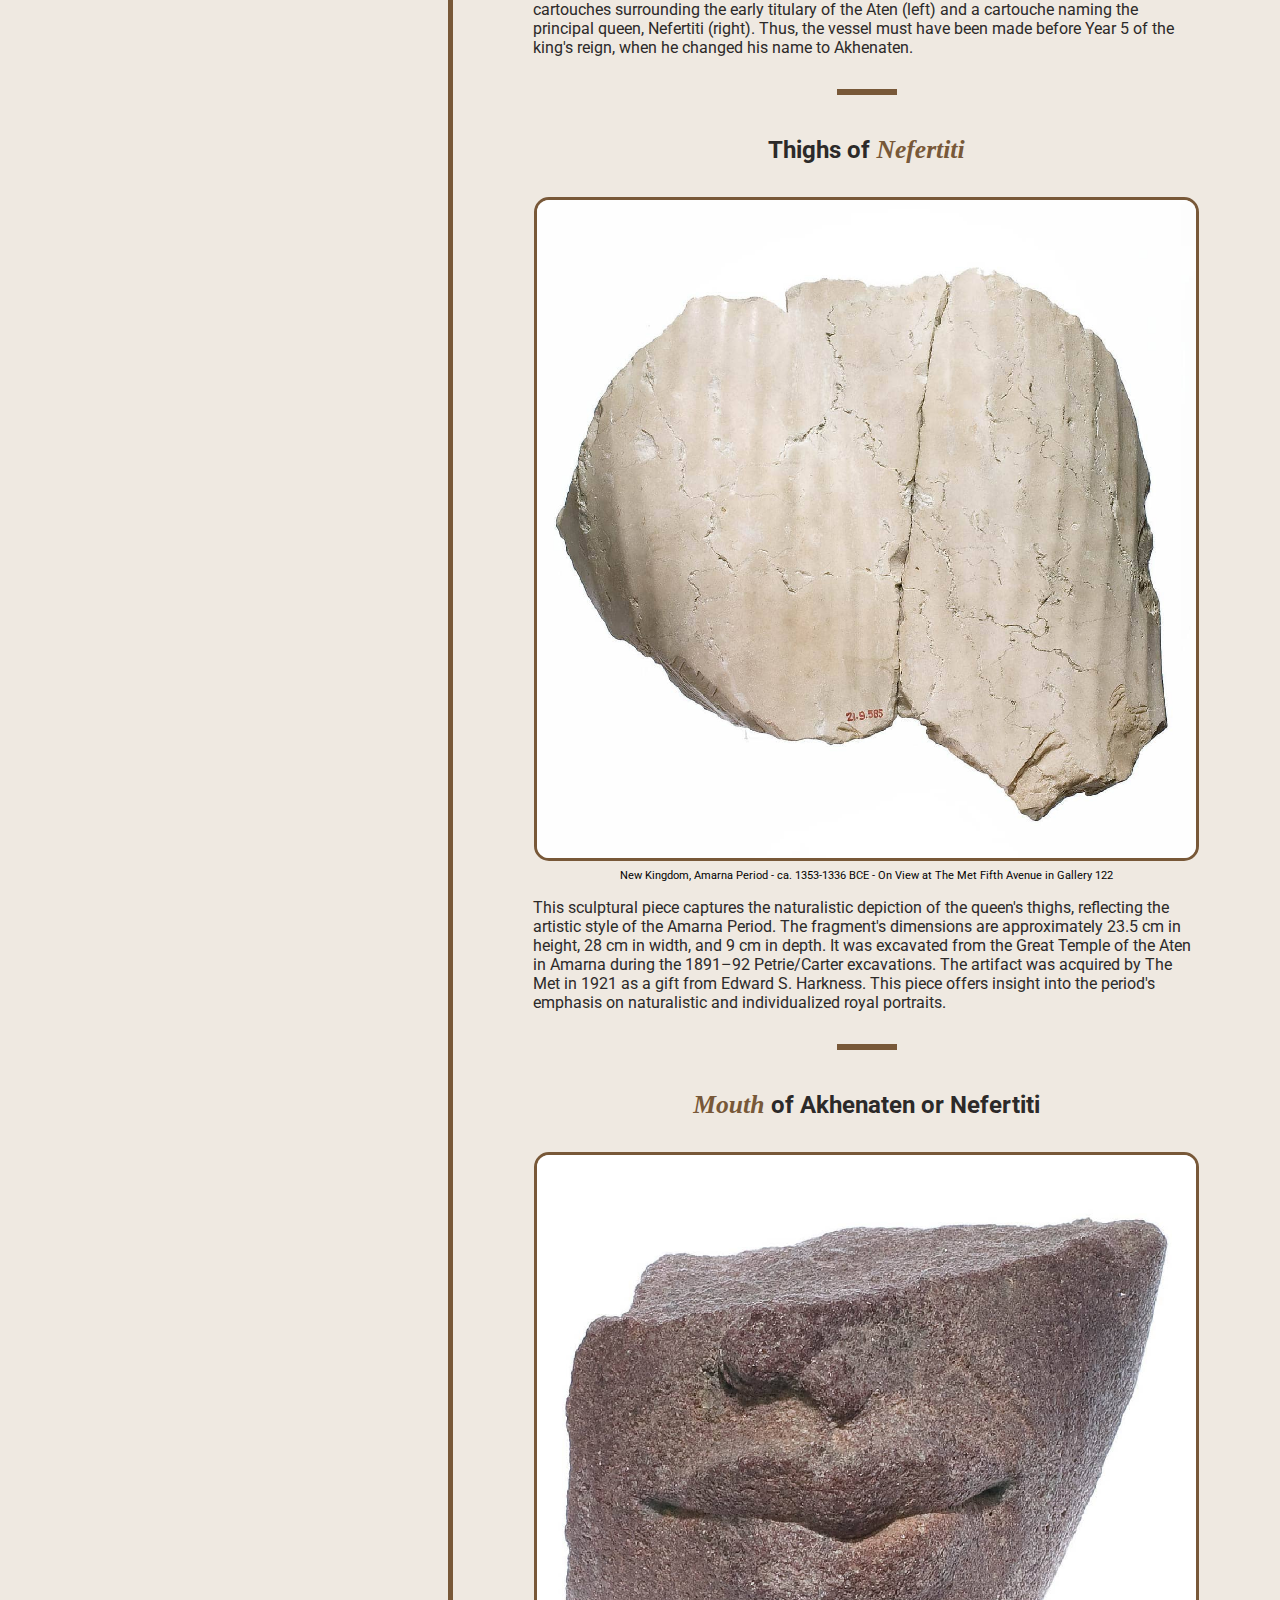
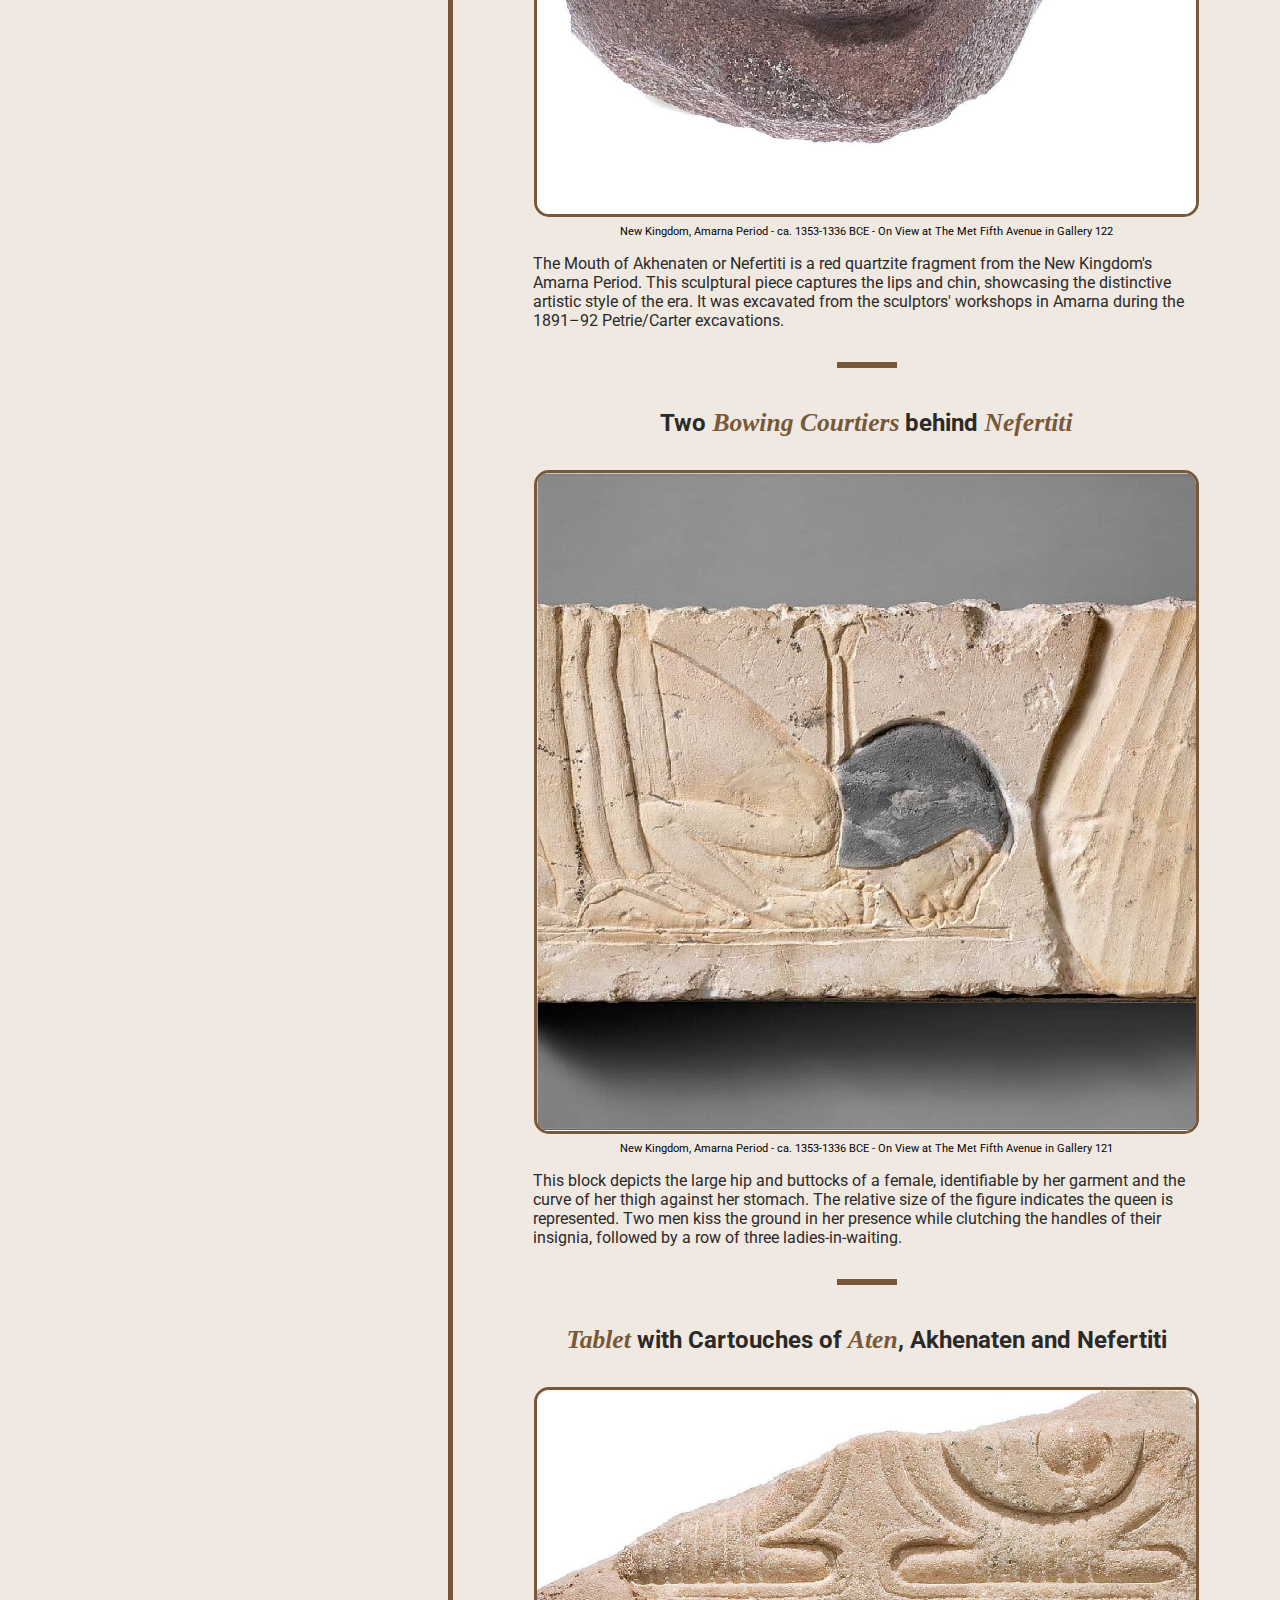
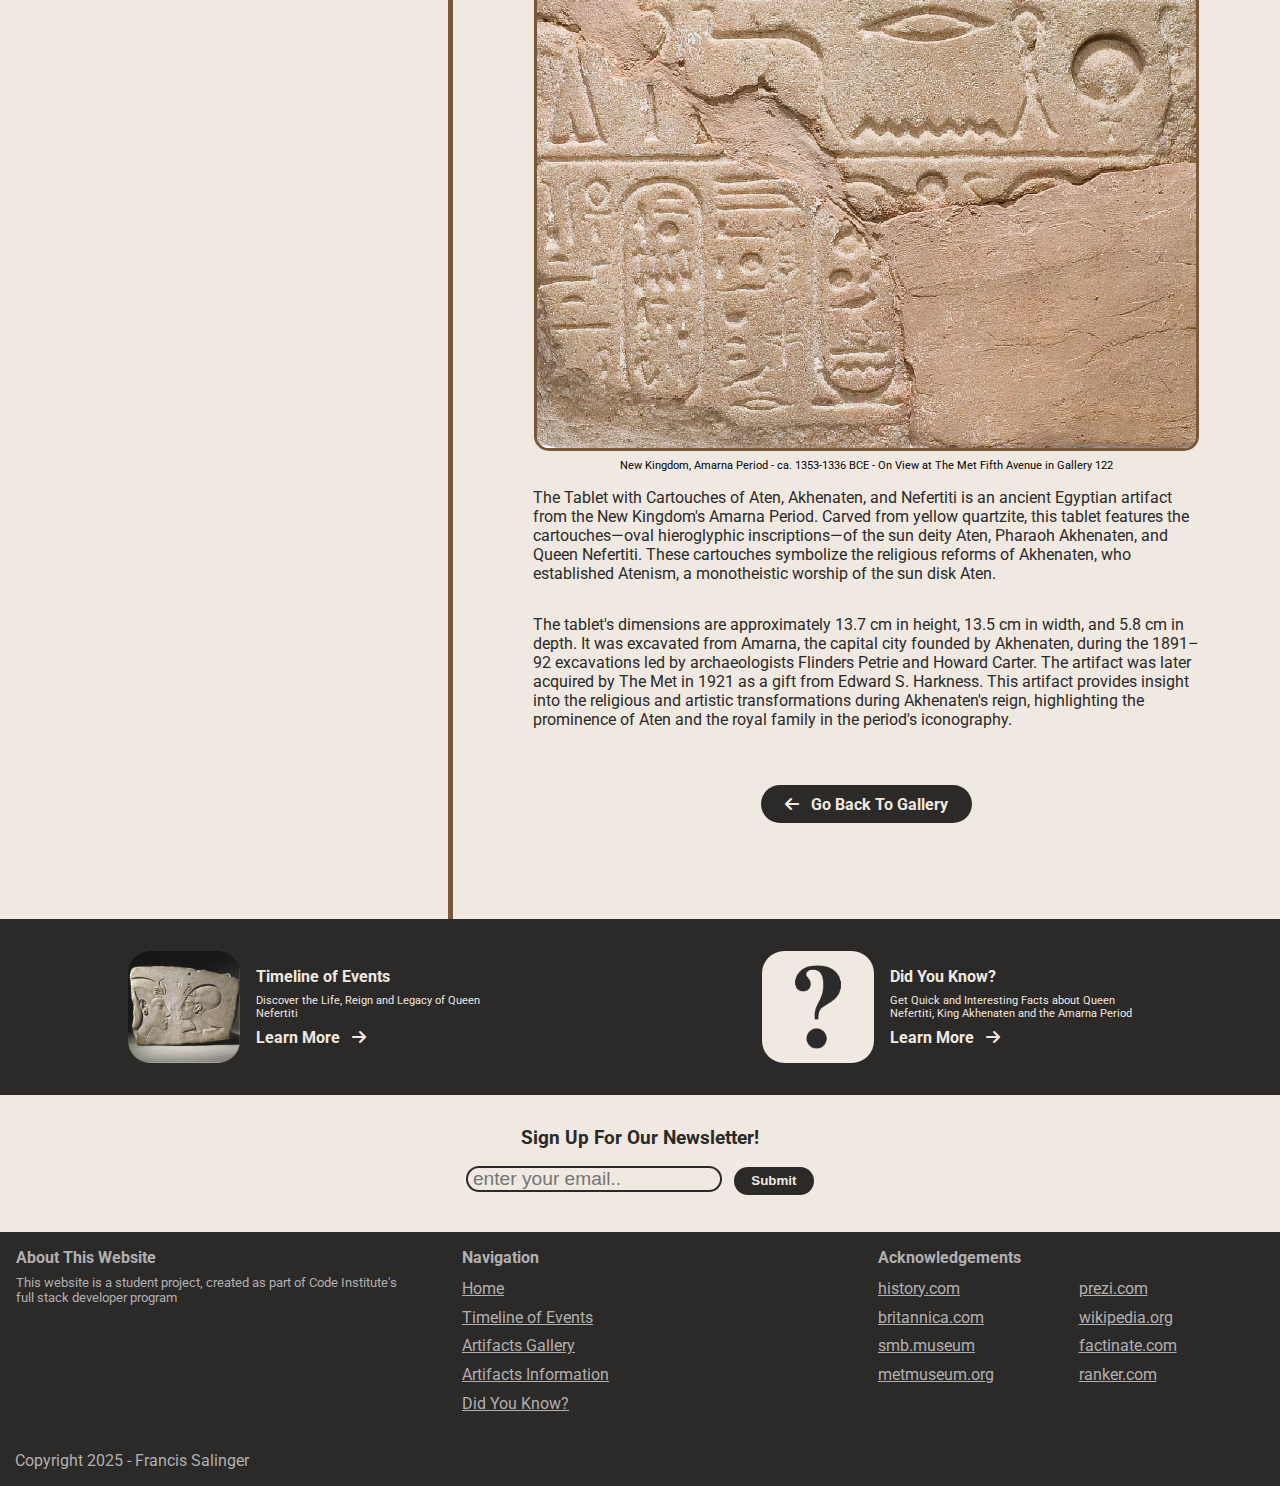
<file: artifact-info.html>
<!DOCTYPE html>
<html lang="en">

<head>
    <!-- Meta data -->
    <meta charset="utf-8">
    <meta name="viewport" content="width=device=width, initial-scale=1.0">
    <meta name="description" content="Detailed information on artifacts relating to Queen Neferiti, King Akhenaten, and the Amarna Period">
  
    <!-- Favicon -->
    <link rel="icon" type="image/svg" href="assets/images/nefertiti-logo.svg">

    <!-- Link to font -->
    <link rel="preconnect" href="https://fonts.googleapis.com">
    <link rel="preconnect" href="https://fonts.gstatic.com" crossorigin>
    <link href="https://fonts.googleapis.com/css2?family=Roboto:ital,wght@0,100..900;1,100..900&display=swap"
      rel="stylesheet">
  
    <!--Title and CSS stylesheet -->
    <title>Queen Nefertiti</title>
    <link rel="stylesheet" href="assets/styles.css">
  
    <!-- Link to Font Awesome icon -->
    <link rel="stylesheet" href="https://cdnjs.cloudflare.com/ajax/libs/font-awesome/6.7.2/css/all.min.css"
      integrity="sha512-Evv84Mr4kqVGRNSgIGL/F/aIDqQb7xQ2vcrdIwxfjThSH8CSR7PBEakCr51Ck+w+/U6swU2Im1vVX0SVk9ABhg=="
      crossorigin="anonymous" referrerpolicy="no-referrer" />
</head>

<body>

	<!-- Header -->
  <header>
    
    <nav class="navbar">

      <a href="index.html" aria-label="Go to Home Page">
        <img src="assets/images/nefertiti-logo.svg" alt="logo" class="logo">
      </a>

      <!-- Responsive nav bar menu. Code my Code2go, Youtube -->
      <input type="checkbox" id="sidebar-active">
      <label for="sidebar-active" class="open-sidebar-button">
        <svg xmlns="http://www.w3.org/2000/svg" height="32px" viewBox="0 -960 960 960" width="32px" fill="#e8eaed"><path d="M120-240v-80h720v80H120Zm0-200v-80h720v80H120Zm0-200v-80h720v80H120Z"/></svg>
      </label>

      <label id="overlay" for="sidebar-active"></label>

      <div class="links-container">
        <label for="sidebar-active" class="close-sidebar-button">
          <svg xmlns="http://www.w3.org/2000/svg" height="32px" viewBox="0 -960 960 960" width="32px" fill="#e8eaed"><path d="m256-200-56-56 224-224-224-224 56-56 224 224 224-224 56 56-224 224 224 224-56 56-224-224-224 224Z"/></svg>
        </label>

        
          <a class="link" href="timeline-of-events.html">Timeline of Events</a>								
					<a id="active" class="link" href="artifact-cards.html">Artifacts Gallery</a>						
					<a class="link" href="did-you-know.html">Did You Know?</a>
      </div>
	
    </nav>

	</header>

	
  <!-- Main content -->
	<main>

    <section class="artifact-info-section">

      <div class="artifact-info-heading">
        <h1><span>Artifacts</span> Gallery</h1>
        <h2>Explore the many artifacts from the <span>Amarna period</span></h2>
      </div>

      <!-- Artifact info content -->
      <div class="artifact-info-content">

        <h2>Relief of <span>Queen Nefertiti</span></h2>

        <img id="artifact-1" src="assets/images/relief-of-queen-nefertiti-card.jpg" 
        alt="Relief of Queen Nefertiti"
        class="artifact-image-style">

        <small>
          New Kingdom, Amarna Period - ca. 1353-1336 BCE -
          On View At The Met Fifth Avenue Gallery 122
        </small>

        <p>
          This relief block shows the queen wearing an elaborate wig surmounted by what was originally a towering
          crown of uraei, sun disk,
          two cow horns, and two feathers. Her arm is raised in offering to the Aten. The queen's image is depicted,
          with a drooping chin,
          thin slanted eyes, and a sharply angled nose and brow similar to that is seen in depictions of her husband
          in an exaggerated style
          seen in some earlier of Amarna art (see 66.99.40).
        </p>
        <p>
          As Marianne Eaton-Krauss, a specialist in Amarna art, has recently pointed out,
          the traces of the Aten rays around the queen'fs face and arms indicate the disk
          was almost directly overhead. The queen must have stood alone, without her husband,
          beneath the rays. She would have been followed by a small figure of her eldest daughter,
          labeled in the column of hieroglyphs behind her head. The unusual arrangement is known from the pylons of
          the early
          Temple of the Benben at Karnak, and from some enigmatic structures known as the Pillars of Nefertiti.
          The relief may well have originated in one of these structures.
        </p>

        <hr>

        <h2><span>Torso of Nefertiti</span> from a dyad holding a stela in front of the bodies</h2>

        <img id="artifact-2"  src="assets/images/torso-of-nefertiti-card.jpg" 
        alt="Torso of Nefertiti"
        class="torso-of-nefertiti-artifact">

        <small>
          New Kingdom, Amarna Period - ca. 1352-1336 BCE -
          On View At The Met Fifth Avenue Gallery 121
        </small>

        <p>
          This torso of Nefertiti was found in the Sanctuary of the Great Aten Temple
          or in the dump south of the Sanctuary area of the temple. It was part of a dyad of the
          king and queen standing together and holding in front of them a wide stela with names of the Aten.
          The queen's left arm was bent and she held her hand against the side of the stela.
        </p>
        <p>
          Nefertiti wears a revealing smooth garment leaving one shoulder bare.
          Over that she has a pleated shawl whose short loop edge can be seen crossing between her
          breasts to the point where the shawl tied beneath the right breast.
        </p>

        <hr>

        <h2><span>Head</span> of Akhenaten or Nefertiti</h2>

        <img id="artifact-3" src="assets/images/head-of-akhen-or-nefertiti-card.jpg"
        alt="Head of Akhenaten or Nefertiti" 
        class="head-of-akhen-or-nefertiti">

        <small>
          New Kingdom, Amarna Period - ca. 1353-1336 BCE -
          On View at The Met Fifth Avenue in Gallery 122
        </small>

        <p>
          The Head of Akhenaten or Nefertiti, is a gypsum plaster sculpture from the Amarna Period.
          It exemplifies the artistic style of the time, characterized by androgynous features and refined
          craftsmanship.
          Found in the sculptors' workshops at Amarna, its identity as Akhenaten or Nefertiti remains debated.
        </p>

        <hr>

        <h2><span>Finger Ring</span> depicting King <span>Akhenaten and Queen Nefertiti</span> as Shu and Tefnut</h2>

        <img id="artifact-4" src="assets/images/finger-ring-akhen-nefertiti.jpeg"
        alt="Finger Ring Depicting King Akhenaten and Queen Nefertiti as Shu and Tefnut"
        class="finger-ring-artifact">

        <small>
          New Kingdom, Amarna Period - ca. 1353-1336 BCE -
          On View at The Met Fifth Avenue in Gallery 121
        </small>

        <p>
          This ring was found at Amarna. The hieroglyphs may be read as an ideogram.
          The two seated figures are probably Akhenaten (left) and Nefertiti (right) as the deities
          Shu (air as indicated by the feather he holds) and Tefnut (moisture).
          They were father and mother of the earth and sky, which are symbolically represented by the earth hieroglyph
          (below)
          and by the sun disk flanked by two sacred cobras (above).
        </p>

        <hr>

        <h2><span>Bottle</span></h2>

        <img id="artifact-5" src="assets/images/bottle-akhen-nefertiti-card.jpg" 
        alt="Black Clay Bottle"
        class="bottle-artifact">

        <small>
          New Kingdom, Amarna Period - ca. 1353-1336 BCE -
          On View at The Met Fifth Avenue in Gallery 121
        </small>

        <p>
          This bottle is decorated with the inlaid cartouches of Akhenaten and Nefertiti.
          The forms of their names indicate that the bottle was made in the later years of the king's reign,
          when he resided at Amarna. Bottles of this type appear on stands in the banquet and palace storehouse
          scenes depicted in the tombs at Amarna. These vessels show the skill with which the faience workers of
          Amarna were able to produce large objects as well as smaller pieces, such as jewelry and inlays.
        </p>

        <hr>

        <h2><span>Righ Eye and Brow</span> from Head of King in the <span>Blue Crown</span></h2>

        <img id="artifact-6" src="assets/images/right-eye-and-brow-card.jpg"
        alt="Right Eye and Brow from Head of King in the Blue Crown" 
        class="right-eye-artifact">

        <small>
          New Kingdom, Amarna Period - ca. 1353-1336 BCE -
          On View at The Met Fifth Avenue in Gallery 121
        </small>

        <p>
          A narrowed banded eye evoking a trance-like gaze is preserved on this fragment of a statuary.
          The fragment is carved in the indurated limestone that is so characteristic of the Amarna temples.
          From the fragment it is not possible to say whether Akhenaten or Nefertiti is actually represented,
          and often even much larger fragments pose problems of identification since the king and queen were closely
          twinned.
        </p>

        <hr>

        <h2><span>Queen Offering</span> to the <span>Aten</span></h2>

        <img id="artifact-7" src="assets/images/queen-offering-card.jpg"
        alt="Limestone Block Depicting a Queen Offering to the Aten" 
        class="queen-offering-artifact">

        <small>
          New Kingdom, Amarna Period - ca. 1345-1335 BCE -
          On View at The Met Fifth Avenue in Gallery 131
        </small>

        <p>
          This limestone block is from a monumental temple scene representing the king and queen makinig an offering
          to Aten.
          The face, usually identified as Akhenaten, actully depicts an Amarna queen, probably Nefertiti, following
          her husband.
          The king's shoulder is just visible at the left side of the block. Nefertiti wears the royal "afnet"
          headcloth with a uraeus cobra at the forehead.
          Two of Aten's hands hold an ankh to her nose and mouth. The hand at the end of a third ray is turned upward
          to touch the divine cobra on the queen's forehead.
          This reversal of the hand position is unusual but not unprecedented, and adds an element of artistic tension
          to the composition.
        </p>
        <p>
          The relief has been carved in the restrained style that came into use in about the eights year of
          Akhenaten's reign,
          shortly after the capital was moved to Tell el-Amarna (Akhetaten). The delicacy of the modeling, which
          subtly emphasizes the bones of the lower jaw, cheek, and brow,
          suggests that the face was carved by a master craftsman.
        </p>

        <hr>

        <h2><span>Goblet</span> Inscribed with the Names of <span>Akhenaten</span> and <span>Queen Nefertiti</span></h2>

        <img id="artifact-8" src="assets/images/goblet-akhen-and-nefertiti-card.jpg"
        alt="Goblet with Inscriptions of the Names of Akhenaten and Nefertiti">

        <small>
          New Kingdom, Amarna Period - ca. 1353-1336 BCE -
          On View at The Met Fifth Avenue in Gallery 121
        </small>

        <p>
          This graceful, translucent drinking cup in the form of a white lotus blossom is treasured both for its
          beauty and its historical interest.
          The throne name (Nefer-kheperu-Re, beloved of Re) and personal name of Amenhotep IV are inscribed in the
          small panel on the side, between two cartouches
          surrounding the early titulary of the Aten (left) and a cartouche naming the principal queen, Nefertiti
          (right). Thus, the vessel must have been made before Year 5 of the king's reign,
          when he changed his name to Akhenaten.
        </p>

        <hr>

        <h2>Thighs of <span>Nefertiti</span></h2>

        <img id="artifact-9" src="assets/images/thighs-of-nefertiti-card.jpg" 
        alt="Thighs of Nefertiti">

        <small>
          New Kingdom, Amarna Period - ca. 1353-1336 BCE -
          On View at The Met Fifth Avenue in Gallery 122
        </small>

        <p>
          This sculptural piece captures the naturalistic depiction of the queen's thighs, reflecting the artistic
          style of the Amarna Period.
          The fragment's dimensions are approximately 23.5 cm in height, 28 cm in width, and 9 cm in depth.
          It was excavated from the Great Temple of the Aten in Amarna during the 1891–92 Petrie/Carter excavations.
          The artifact was acquired by The Met in 1921 as a gift from Edward S. Harkness.
          This piece offers insight into the period's emphasis on naturalistic and individualized royal portraits.
        </p>

        <hr>

        <h2><span>Mouth </span>of Akhenaten or Nefertiti</h2>

        <img id="artifact-10" src="assets/images/mouth-of-akhen-or-nefertiti-card.jpg"
        alt="Mouth of Akhenaten or Nefertiti">

        <small>
          New Kingdom, Amarna Period - ca. 1353-1336 BCE -
          On View at The Met Fifth Avenue in Gallery 122
        </small>

        <p>
          The Mouth of Akhenaten or Nefertiti is a red quartzite fragment from the New Kingdom's Amarna Period.
          This sculptural piece captures the lips and chin, showcasing the distinctive artistic style of the era.
          It was excavated from the sculptors' workshops in Amarna during the 1891–92 Petrie/Carter excavations.
        </p>

        <hr>

        <h2>Two <span>Bowing Courtiers</span> behind <span>Nefertiti</span></h2>

        <img id="artifact-11" src="assets/images/the-bowing-men-card.jpg" 
        alt="Two Bowing Courtiers behind Nefertiti">

        <small>
          New Kingdom, Amarna Period - ca. 1353-1336 BCE -
          On View at The Met Fifth Avenue in Gallery 121
        </small>

        <p>
          This block depicts the large hip and buttocks of a female, identifiable by her garment and the curve of her
          thigh against her stomach. The relative size of the figure indicates the queen is represented. Two men kiss
          the ground in her
          presence while clutching the handles of their insignia, followed by a row of three ladies-in-waiting.
        </p>

        <hr>

        <h2><span>Tablet</span> with Cartouches of <span>Aten</span>, Akhenaten and Nefertiti</h2>

        <img id="artifact-12" src="assets/images/tablet-akhen-and-nefertiti-card.jpg"
        alt="Tablet with Cartouches of Aten, Akhenaten and Nefertiti">

        <small>
          New Kingdom, Amarna Period - ca. 1353-1336 BCE -
          On View at The Met Fifth Avenue in Gallery 122
        </small>

        <p>
          The Tablet with Cartouches of Aten, Akhenaten, and Nefertiti is an ancient
          Egyptian artifact from the New Kingdom's Amarna Period. Carved from yellow quartzite,
          this tablet features the cartouches—oval hieroglyphic inscriptions—of the sun deity Aten, Pharaoh Akhenaten,
          and Queen Nefertiti.
          These cartouches symbolize the religious reforms of Akhenaten, who established Atenism, a monotheistic
          worship of the sun disk Aten.
        </p>
        <p>
          The tablet's dimensions are approximately 13.7 cm in height, 13.5 cm in width, and 5.8 cm in depth. It was
          excavated from Amarna,
          the capital city founded by Akhenaten, during the 1891–92 excavations led by archaeologists Flinders Petrie
          and Howard Carter.
          The artifact was later acquired by The Met in 1921 as a gift from Edward S. Harkness. This artifact provides
          insight into the religious and
          artistic transformations during Akhenaten's reign, highlighting the prominence of Aten and the royal family
          in the period's iconography.
        </p>

        <a class="artifact-info-button" href="artifact-cards.html">
          <i class="fa-solid fa-arrow-left"></i>
            Go Back To Gallery
        </a>

      </div>   
      
    </section>

    <!-- Related content links -->
    <aside class="related-section">

      <!-- Related content one -->
      <div class="related-content-container">

        <img src="assets/images/nefertiti-and-akhen-oblisk-card.jpg"
          alt="Stone Oblisk of Nefertiti and Akhenaten">

        <div class="related-text-content">
          <h2>Timeline of Events</h2>
          <p>Discover the Life, Reign and Legacy of Queen Nefertiti</p>
          <a href="timeline-of-events.html" class="button" aria-label="View Timeline of Events">Learn More <i
              class="fa-solid fa-arrow-right"></i></a>
        </div>
      </div>

      <!-- Related content two -->
      <div class="related-content-container">

        <img src="assets/images/did-you-know-icon.jpg" alt="Did You Know Question Mark">


        <div class="related-text-content">
          <h2>Did You Know?</h2>
          <p>Get Quick and Interesting Facts about Queen Nefertiti, King Akhenaten and the Amarna Period</p>
          <a href="did-you-know.html" class="button" aria-label="View Did You Know?">Learn More <i
              class="fa-solid fa-arrow-right"></i></a>
        </div>
      </div>
    </aside>

		<!-- Newsletter Section -->
		<section class="newsletter-container">

      <form action="submit-newsletter" method="POST">
        <h3>Sign Up For Our Newsletter!</h3>
        <input type="email" id="email" name="email" placeholder="enter your email.." required>
        <button>Submit</button>
      </form>

  </section>
	</main>

	<!-- Footer -->
	<footer>

		<div class="footer-container">

      <!-- About this website -->
      <div class="about-container">
        <h4 class="about-heading">About This Website</h4>
        <p class="about-text">This website is a student project, created as part of Code Institute's full stack
          developer program</p>
      </div>

      <!-- Secondary navigation links -->
      <div class="navigation-links">
        <h4 class="navigation-heading">Navigation</h4>
        <ul class="footer-links">
          <li><a href="index.html">Home</a></li>
          <li><a href="timeline-of-events.html">Timeline of Events</a></li>
          <li><a href="artifact-cards.html">Artifacts Gallery</a></li>
          <li><a href="artifact-info.html">Artifacts Information</a></li>
          <li><a href="did-you-know.html">Did You Know?</a></li>
        </ul> 
      </div>

      <!-- Acknowledgements links -->
      <div class="acknowledgements-container">
        <h4 class="acknowledgements">Acknowledgements</h4>
        <ul class="acknowledgement-links">
          <li><a target="_blank" href="https://www.history.com/topics/ancient-egypt/nefertiti">history.com</a></li>
          <li><a target="_blank" href="https://www.britannica.com/biography/Nefertiti">britannica.com</a></li>
          <li><a target="_blank"
              href="https://www.smb.museum/en/museums-institutions/aegyptisches-museum-und-papyrussammlung/collection-research/bust-of-nefertiti/the-bust/">
              smb.museum
            </a></li>
          <li><a target="_blank" href="https://www.metmuseum.org/art/collection/search/544677">metmuseum.org</a></li>
          <li><a target="_blank"
              href="https://prezi.com/of2_ydann9hw/queen-nefertiti/#:~:text=Queen%20Nefertiti%20had%206%20daughters,one%2C%20the%20sun%20god%20Ra.">
              prezi.com
            </a></li>
          <li><a target="_blank" href="https://en.wikipedia.org/wiki/Great_Royal_Wife">wikipedia.org</a></li>
          <li><a target="_blank" href="https://www.factinate.com/people/facts-nefertiti">factinate.com</a></li>
          <li> <a target="_blank" href="https://www.ranker.com/list/nefertiti-facts/lisa-waugh">ranker.com</a></li>
        </ul>
      </div>
    </div>

    <!-- Copyright info-->
    <p class="copyright-info">Copyright 2025 - Francis Salinger</p>

	</footer>

</body>
    
</html>
</file>
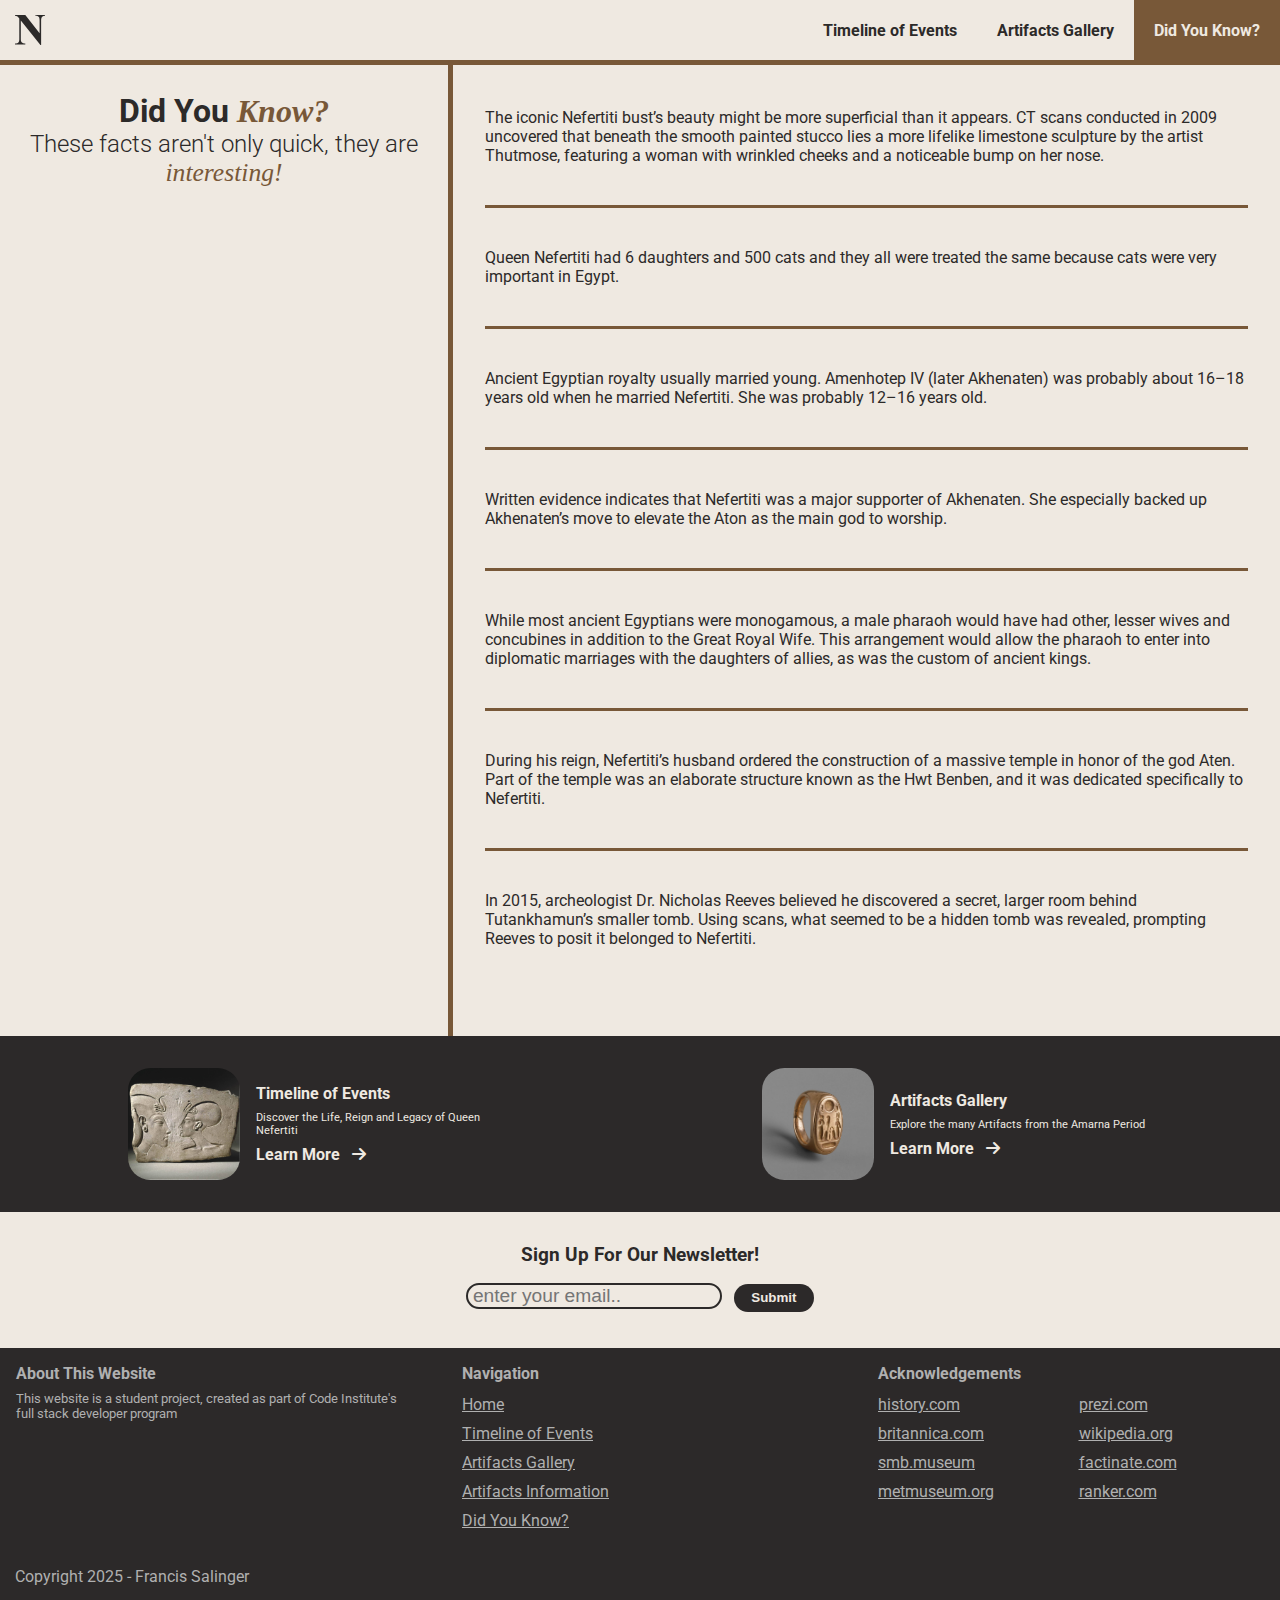
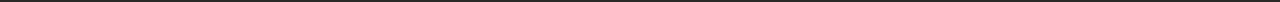
<file: did-you-know.html>
<!DOCTYPE html>
<html lang="en">

<head>
    <!-- Meta data -->
    <meta charset="utf-8">
    <meta name="viewport" content="width=device=width, initial-scale=1.0">
    <meta name="description" content="Did You Know? is a quick facts section delivering information about Queen Nefertiti, King Akhenaten and ancient Egypt">
  
    <!-- Favicon -->
    <link rel="icon" type="image/svg" href="assets/images/nefertiti-logo.svg">

    <!-- Link to font -->
    <link rel="preconnect" href="https://fonts.googleapis.com">
    <link rel="preconnect" href="https://fonts.gstatic.com" crossorigin>
    <link href="https://fonts.googleapis.com/css2?family=Roboto:ital,wght@0,100..900;1,100..900&display=swap"
      rel="stylesheet">
  
    <!--Title and CSS stylesheet -->
    <title>Queen Nefertiti</title>
    <link rel="stylesheet" href="assets/styles.css">
  
    <!-- Link to Font Awesome icon -->
    <link rel="stylesheet" href="https://cdnjs.cloudflare.com/ajax/libs/font-awesome/6.7.2/css/all.min.css"
      integrity="sha512-Evv84Mr4kqVGRNSgIGL/F/aIDqQb7xQ2vcrdIwxfjThSH8CSR7PBEakCr51Ck+w+/U6swU2Im1vVX0SVk9ABhg=="
      crossorigin="anonymous" referrerpolicy="no-referrer" />
  </head>
    
<body>

	<!-- Header -->
  <header>
    
    <nav class="navbar">

      <a href="index.html" aria-label="Go to Home Page">
        <img src="assets/images/nefertiti-logo.svg" alt="logo" class="logo">
      </a>

      <!-- Responsive nav bar menu. Code my Code2go, Youtube -->
      <input type="checkbox" id="sidebar-active">
      <label for="sidebar-active" class="open-sidebar-button">
        <svg xmlns="http://www.w3.org/2000/svg" height="32px" viewBox="0 -960 960 960" width="32px" fill="#e8eaed"><path d="M120-240v-80h720v80H120Zm0-200v-80h720v80H120Zm0-200v-80h720v80H120Z"/></svg>
      </label>

      <label id="overlay" for="sidebar-active"></label>

      <div class="links-container">
        <label for="sidebar-active" class="close-sidebar-button">
          <svg xmlns="http://www.w3.org/2000/svg" height="32px" viewBox="0 -960 960 960" width="32px" fill="#e8eaed"><path d="m256-200-56-56 224-224-224-224 56-56 224 224 224-224 56 56-224 224 224 224-56 56-224-224-224 224Z"/></svg>
        </label>

          <a class="link" href="timeline-of-events.html">Timeline of Events</a>								
					<a class="link" href="artifact-cards.html">Artifacts Gallery</a>						
					<a id="active" class="link" href="did-you-know.html">Did You Know?</a>
      </div>
	
    </nav>

	</header>

	<main>

    <!-- Did You Know Section -->
    <section class="fact-section">

      <!-- Heading -->
      <div class="fact-heading">
        <h1>Did You <span>Know?</span></h1>
        <h2>These facts aren't only quick, they are <span>interesting!</span></h2>
      </div>

      <!-- Fact list -->
      <ul class="fact-list">
        <li class="first-fact fact-item">The iconic Nefertiti bust’s beauty might be more superficial than it appears.
          CT scans conducted in 2009 uncovered that beneath the smooth painted stucco lies a more lifelike
          limestone sculpture by the artist Thutmose,
          featuring a woman with wrinkled cheeks and a noticeable bump on her nose.
        </li>

        <li class="fact-item">Queen Nefertiti had 6 daughters and 500 cats
          and they all were treated the same because cats were very important in Egypt.
        </li>

        <li class="fact-item">
          Ancient Egyptian royalty usually married young. Amenhotep IV (later Akhenaten) was probably about 16–18
          years old
          when he married Nefertiti. She was probably 12–16 years old.
        </li>

        <li class="fact-item">
          Written evidence indicates that Nefertiti was a major supporter of Akhenaten.
          She especially backed up Akhenaten’s move to elevate the Aton as the main god to worship.
        </li>

        <li class="fact-item">
          While most ancient Egyptians were monogamous,
          a male pharaoh would have had other, lesser wives and concubines in addition to the Great Royal Wife.
          This arrangement would allow the pharaoh to enter into diplomatic marriages with the daughters of allies,
          as was the custom of ancient kings.
        </li>

        <li class="fact-item">
          During his reign, Nefertiti’s husband ordered the construction of a massive temple in honor of the god Aten.
          Part of the temple was an elaborate structure known as the Hwt Benben,
          and it was dedicated specifically to Nefertiti.
        </li>

        <li class="fact-item">
          In 2015, archeologist Dr. Nicholas Reeves believed he discovered a secret, larger room behind Tutankhamun’s
          smaller tomb.
          Using scans, what seemed to be a hidden tomb was revealed, prompting Reeves to posit it belonged to
          Nefertiti.
        </li>
      </ul>

    </section>

    <!-- Related content links -->
    <aside class="related-section">

      <!-- Related content one -->
      <div class="related-content-container">

        <img src="assets/images/nefertiti-and-akhen-oblisk-card.jpg"
          alt="Stone Oblisk of Nefertiti and Akhenaten">

        <div class="related-text-content">
          <h2>Timeline of Events</h2>
          <p>Discover the Life, Reign and Legacy of Queen Nefertiti</p>
          <a href="timeline-of-events.html" class="button" aria-label="View Timeline of Events">Learn More <i
              class="fa-solid fa-arrow-right"></i></a>
        </div>
      </div>

      <!-- Related content two -->
      <div class="related-content-container">

        <img src="assets/images/finger-ring-akhen-nefertiti.jpeg" alt="Finger Ring Depicting King Akhenaten and Queen Nefertiti as Shu and Tefnut">


        <div class="related-text-content">
          <h2>Artifacts Gallery</h2>
          <p>Explore the many Artifacts from the Amarna Period</p>
          <a href="artifact-cards.html" class="button" aria-label="View Artifacts Gallery">Learn More <i
              class="fa-solid fa-arrow-right"></i></a>
        </div>
      </div>
    </aside>

		<!-- Newsletter Section -->
		<section class="newsletter-container">

      <form action="submit-newsletter" method="POST">
        <h3>Sign Up For Our Newsletter!</h3>
        <input type="email" id="email" name="email" placeholder="enter your email.." required>
        <button>Submit</button>
      </form>

     </section>
	</main>

	<!-- Footer -->
	<footer>

		<div class="footer-container">

      <!-- About this website -->
      <div class="about-container">
        <h4 class="about-heading">About This Website</h4>
        <p class="about-text">This website is a student project, created as part of Code Institute's full stack
          developer program</p>
      </div>

      <!-- Secondary navigation links -->
      <div class="navigation-links">
        <h4 class="navigation-heading">Navigation</h4>
        <ul class="footer-links">
          <li><a href="index.html">Home</a></li>
          <li><a href="timeline-of-events.html">Timeline of Events</a></li>
          <li><a href="artifact-cards.html">Artifacts Gallery</a></li>
          <li><a href="artifact-info.html">Artifacts Information</a></li>
          <li><a href="did-you-know.html">Did You Know?</a></li>
        </ul> 
      </div>

      <!-- Acknowledgements links -->
      <div class="acknowledgements-container">
        <h4 class="acknowledgements">Acknowledgements</h4>
        <ul class="acknowledgement-links">
          <li><a target="_blank" href="https://www.history.com/topics/ancient-egypt/nefertiti">history.com</a></li>
          <li><a target="_blank" href="https://www.britannica.com/biography/Nefertiti">britannica.com</a></li>
          <li><a target="_blank"
              href="https://www.smb.museum/en/museums-institutions/aegyptisches-museum-und-papyrussammlung/collection-research/bust-of-nefertiti/the-bust/">
              smb.museum
            </a></li>
          <li><a target="_blank" href="https://www.metmuseum.org/art/collection/search/544677">metmuseum.org</a></li>
          <li><a target="_blank"
              href="https://prezi.com/of2_ydann9hw/queen-nefertiti/#:~:text=Queen%20Nefertiti%20had%206%20daughters,one%2C%20the%20sun%20god%20Ra.">
              prezi.com
            </a></li>
          <li><a target="_blank" href="https://en.wikipedia.org/wiki/Great_Royal_Wife">wikipedia.org</a></li>
          <li><a target="_blank" href="https://www.factinate.com/people/facts-nefertiti">factinate.com</a></li>
          <li> <a target="_blank" href="https://www.ranker.com/list/nefertiti-facts/lisa-waugh">ranker.com</a></li>
        </ul>
      </div>
    </div>

    <!-- Copyright info-->
    <p class="copyright-info">Copyright 2025 - Francis Salinger</p>

	</footer>
        
</body>

</html>
</file>
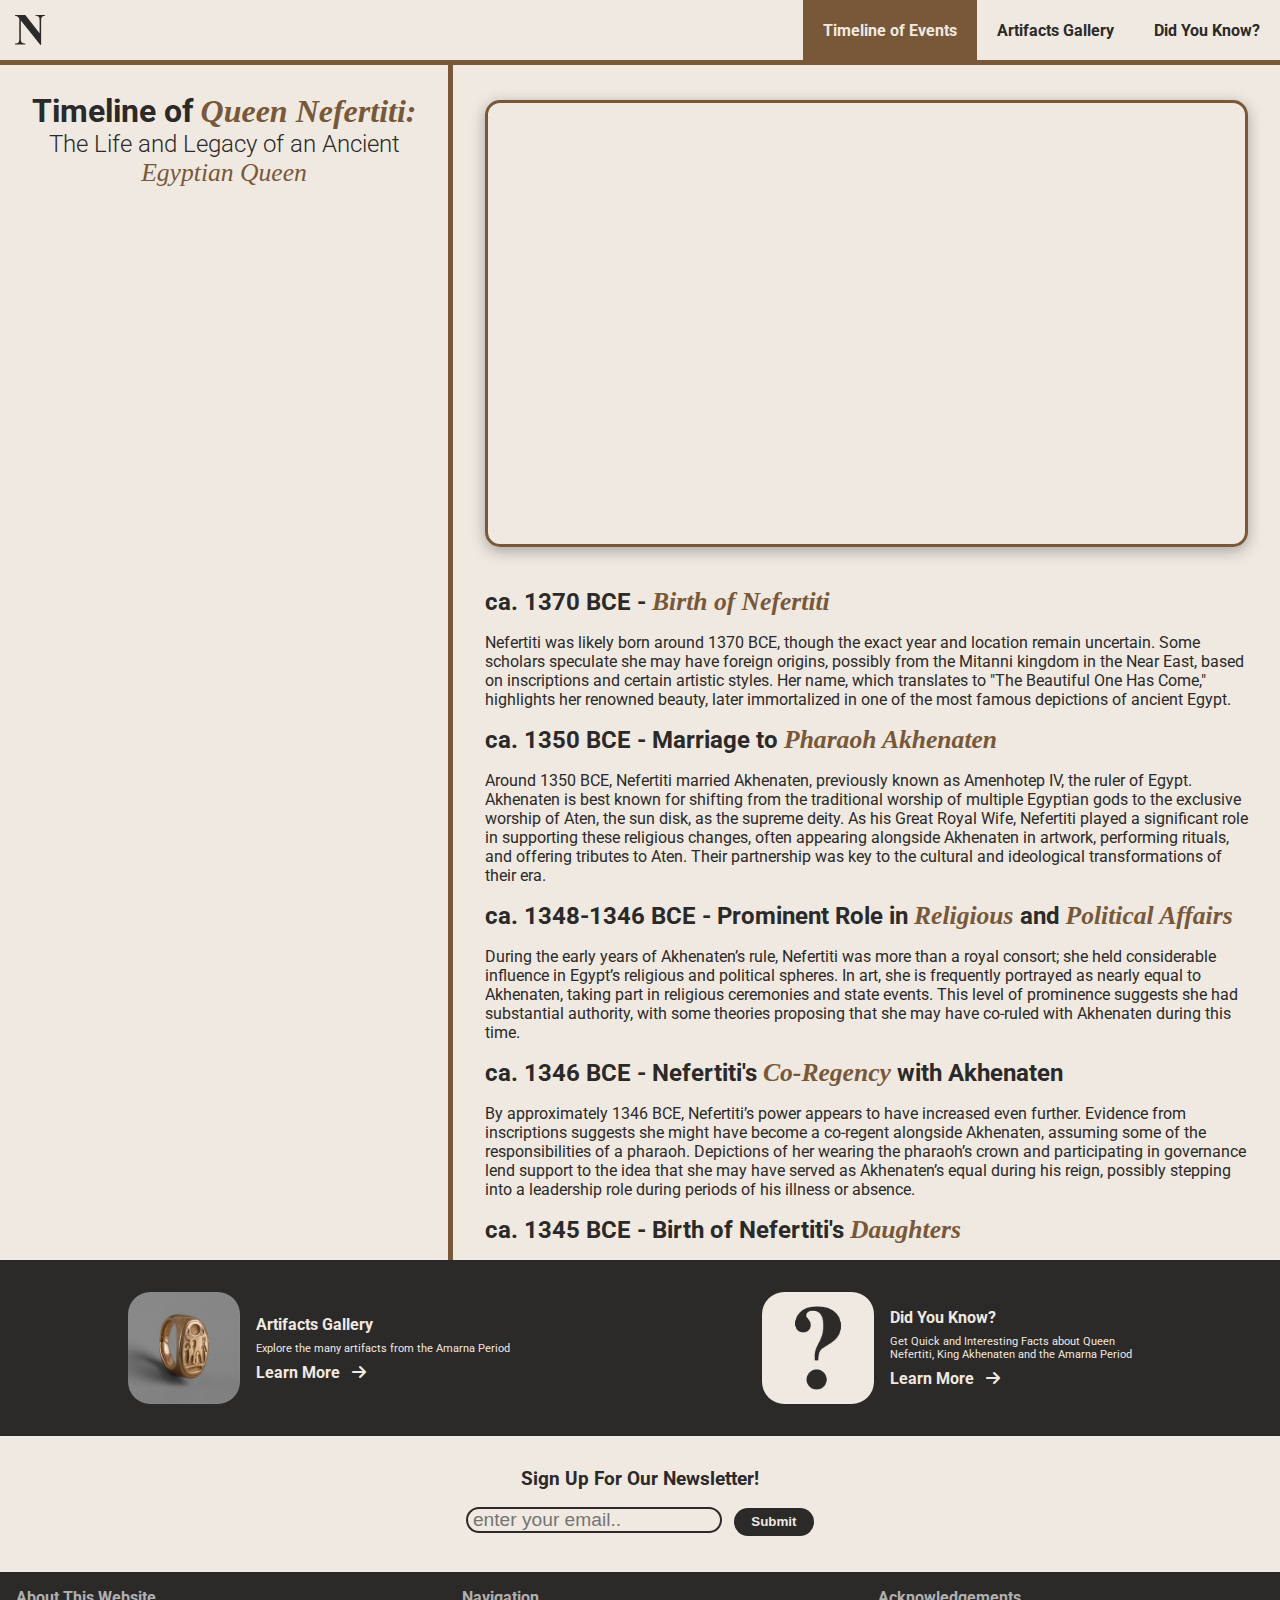
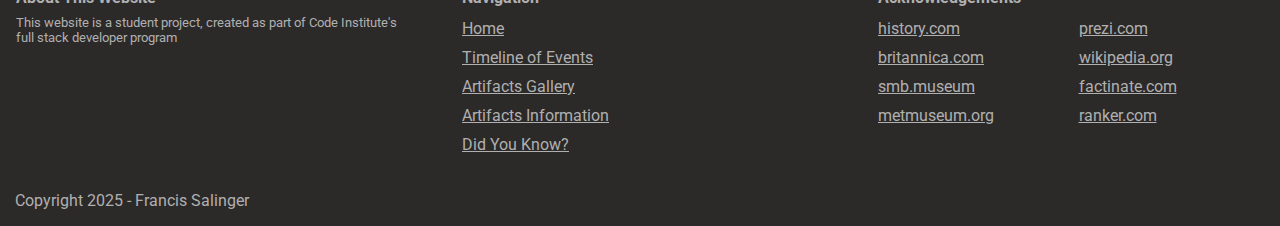
<file: timeline-of-events.html>
<!DOCTYPE html>
<html lang="en">
    
<head>
    <!-- Meta data -->
    <meta charset="utf-8">
    <meta name="viewport" content="width=device=width, initial-scale=1.0">
    <meta name="description" content="Timeline of Events describing significant events in the life of Queen Nefertiti">
  
    <!-- Favicon -->
    <link rel="icon" type="image/svg" href="assets/images/nefertiti-logo.svg">

    <!-- Link to font -->
    <link rel="preconnect" href="https://fonts.googleapis.com">
    <link rel="preconnect" href="https://fonts.gstatic.com" crossorigin>
    <link href="https://fonts.googleapis.com/css2?family=Roboto:ital,wght@0,100..900;1,100..900&display=swap"
      rel="stylesheet">
  
    <!--Title and CSS stylesheet -->
    <title>Queen Nefertiti</title>
    <link rel="stylesheet" href="assets/styles.css">
  
    <!-- Link to Font Awesome icon -->
    <link rel="stylesheet" href="https://cdnjs.cloudflare.com/ajax/libs/font-awesome/6.7.2/css/all.min.css"
      integrity="sha512-Evv84Mr4kqVGRNSgIGL/F/aIDqQb7xQ2vcrdIwxfjThSH8CSR7PBEakCr51Ck+w+/U6swU2Im1vVX0SVk9ABhg=="
      crossorigin="anonymous" referrerpolicy="no-referrer" />
  </head>
    
<body>

	<!-- Header -->
  <header>
    
    <nav class="navbar">

      <a href="index.html" aria-label="Go to Home Page">
        <img src="assets/images/nefertiti-logo.svg" alt="logo" class="logo">
      </a>

      <!-- Responsive nav bar menu. Code my Code2go, Youtube -->
      <input type="checkbox" id="sidebar-active">
      <label for="sidebar-active" class="open-sidebar-button">
        <svg xmlns="http://www.w3.org/2000/svg" height="32px" viewBox="0 -960 960 960" width="32px" fill="#e8eaed"><path d="M120-240v-80h720v80H120Zm0-200v-80h720v80H120Zm0-200v-80h720v80H120Z"/></svg>
      </label>

      <label id="overlay" for="sidebar-active"></label>

      <div class="links-container">
        <label for="sidebar-active" class="close-sidebar-button">
          <svg xmlns="http://www.w3.org/2000/svg" height="32px" viewBox="0 -960 960 960" width="32px" fill="#e8eaed"><path d="m256-200-56-56 224-224-224-224 56-56 224 224 224-224 56 56-224 224 224 224-56 56-224-224-224 224Z"/></svg>
        </label>

          <a id="active" class="link" href="timeline-of-events.html">Timeline of Events</a>								
					<a class="link" href="artifact-cards.html">Artifacts Gallery</a>						
					<a class="link" href="did-you-know.html">Did You Know?</a>
      </div>
    </nav>

	</header>

	<main>

    <section class="timeline-of-events-section">

      <div class="timeline-heading">
        <h1>Timeline of <span>Queen Nefertiti:</span></h1>
        <h2>The Life and Legacy of an Ancient <span>Egyptian Queen</span></h2>
      </div>
  
      <div class="timeline-content-container">
        <div class="video-container">

          <!-- Embedded Youtube Video Code. Help from Web Dev Tutorials on Youtube. -->
          <iframe class="iframe-style" width="817" height="460" src="https://www.youtube.com/embed/Eex2Vu6iGy8" 
          title="The Mystery of Queen Nefertiti | Lost Treasures of Egypt" allow="accelerometer; autoplay; clipboard-write; encrypted-media; gyroscope; picture-in-picture; web-share" 
          referrerpolicy="strict-origin-when-cross-origin" allowfullscreen></iframe>
        </div>
    
        <div class="timeline-text-container">
          <h2>ca. 1370 BCE - <span>Birth of Nefertiti</span></h2>
          <p>
            Nefertiti was likely born around 1370 BCE, 
            though the exact year and location remain uncertain. 
            Some scholars speculate she may have foreign origins, 
            possibly from the Mitanni kingdom in the Near East, 
            based on inscriptions and certain artistic styles. Her name, 
            which translates to "The Beautiful One Has Come," highlights 
            her renowned beauty, later immortalized in one of the most famous 
            depictions of ancient Egypt.
          </p>
          <h2>ca. 1350 BCE - Marriage to <span>Pharaoh Akhenaten</span></h2>
          <p>
            Around 1350 BCE, Nefertiti married Akhenaten, previously known as Amenhotep IV, 
            the ruler of Egypt. Akhenaten is best known for shifting from the traditional worship 
            of multiple Egyptian gods to the exclusive worship of Aten, the sun disk, as the supreme 
            deity. As his Great Royal Wife, Nefertiti played a significant role in supporting these 
            religious changes, often appearing alongside Akhenaten in artwork, performing rituals, 
            and offering tributes to Aten. Their partnership was key to the cultural and ideological 
            transformations of their era.
          </p>
          <h2>ca. 1348-1346 BCE - Prominent Role in <span>Religious</span> and <span>Political Affairs</span></h2>
          <p>
            During the early years of Akhenaten’s rule, Nefertiti was more than a royal consort; 
            she held considerable influence in Egypt’s religious and political spheres. 
            In art, she is frequently portrayed as nearly equal to Akhenaten, taking part in 
            religious ceremonies and state events. This level of prominence suggests she had substantial 
            authority, with some theories proposing that she may have co-ruled with Akhenaten during this 
            time.
          </p>
          <h2>ca. 1346 BCE - Nefertiti's <span>Co-Regency</span> with Akhenaten</h2>
          <p>
            By approximately 1346 BCE, Nefertiti’s power appears to have increased even further.
            Evidence from inscriptions suggests she might have become a co-regent alongside Akhenaten, 
            assuming some of the responsibilities of a pharaoh. Depictions of her wearing the pharaoh’s 
            crown and participating in governance lend support to the idea that she may have served as Akhenaten’s 
            equal during his reign, possibly stepping into a leadership role during periods of his illness or absence.
          </p>
          <h2>ca. 1345 BCE - Birth of Nefertiti's <span>Daughters</span></h2>
          <p>
            Nefertiti and Akhenaten had six daughters, including Meritaten, Meketaten, and Ankhesenpaaten 
            (later known as Ankhesenamun), who frequently appeared in the art of the period. These daughters were central 
            figures in royal imagery, often shown in intimate, family-oriented scenes that emphasized Nefertiti’s role as a mother. 
            Their upbringing likely combined political training and religious significance, preparing them to uphold their parents’ 
            reformist legacy.
          </p>
          <h2>ca. 1338 BCE - The Rise of <span>Smenkhkare</span></h2>
          <p>
            During the latter years of Akhenaten’s reign, a mysterious figure named Smenkhkare appeared in the historical record. 
            Some researchers suggest that Smenkhkare might have been Nefertiti ruling under a new name, or possibly one of her daughters, 
            such as Meritaten, taking on the role of pharaoh. This theory stems from references to a female ruler associated with Smenkhkare, 
            who either co-ruled briefly with Akhenaten or succeeded him after his death. Nefertiti’s sudden absence from 
            records during this time adds to the speculation that she may have adopted this male royal title.
          </p>
          <h2>ca. 1336 BCE - Death of<span>Akhenaten</span></h2>
          <p>
            Akhenaten’s reign ended around 1336 BCE, though the cause of his death is unknown. 
            His passing marked the end of the religious revolution he had initiated. After his death, Egypt experienced political 
            and religious instability, and his successor, the young Tutankhamun, began to reverse many of his reforms. Nefertiti’s 
            role during this transitional period remains unclear, but it is possible she continued to exert influence, particularly 
            if she was connected to Smenkhkare’s brief reign.
          </p>
          <h2>ca. 1335 BCE - <span>Nefertiti's Disappearance</span> from Historical Records</h2>
          <p>
            After Akhenaten’s death, Nefertiti seemingly vanished from historical and archaeological records. Her name no 
            longer appeared in inscriptions or monuments, prompting various 
            theories about her fate. Some believe she died shortly after Akhenaten, while others propose she withdrew 
            from public life or continued to wield influence during Tutankhamun’s early reign. Her disappearance has led to speculation t
            hat she might have been marginalized or that she assumed a different role, possibly ruling Egypt under the name Smenkhkare.
          </p>
          <h2>ca. 1332 BCE - Death of<span>Nefertiti?</span></h2>
          <p>
            The date of Nefertiti’s death is highly uncertain, with some scholars suggesting she may have died around 1332 BCE. 
            Since her name is absent from records after Akhenaten’s death, it is unclear whether she died before Tutankhamun 
            became pharaoh or if she quietly retained influence during his reign.
          </p>
          <h2>1912 - The Discovery of <span>Nefertiti's Bust</span></h2>
          <p>
            In 1912, archaeologists unearthed the iconic limestone bust of 
            Nefertiti at the ruins of Amarna. Now housed in the Egyptian Museum of Berlin, 
            the bust has become one of ancient Egypt’s most recognizable artifacts, symbolizing both Nefertiti’s 
            beauty and the artistic innovations of the Amarna period. Its discovery revived academic interest in her life and reign, 
            though much about her political role and ultimate fate remains unresolved.
          </p>
          <h2>Modern Legacy and <span>Controversies</span></h2>
          <p>
            Nefertiti’s legacy is both enduring and multifaceted. In modern times, she has become a symbol of beauty and power, 
            representing the cultural and political upheavals of the Amarna period. Her iconic bust continues to fascinate people worldwide. 
            However, much of her life remains shrouded in mystery. Some theories suggest she may have ruled as pharaoh after Akhenaten’s death, 
            possibly as Smenkhkare, while others argue she influenced Egypt through her daughters and political networks. Her role in Akhenaten’s 
            religious reforms was pivotal, though the extent of her direct involvement is still debated.
          </p>
        </div>
  
      </div>
    </section>

    <!-- Related content links -->
    <aside class="related-section">

      <!-- Related content one -->
      <div class="related-content-container">

        <img src="assets/images/finger-ring-akhen-nefertiti.jpeg"
          alt="Finger Ring Depicting King Akhenaten and Queen Nefertiti as Shu and Tefnut">

        <div class="related-text-content">
          <h2>Artifacts Gallery</h2>
          <p>Explore the many artifacts from the Amarna Period</p>
          <a href="artifact-cards.html" class="button" aria-label="View Artifacts Gallery">Learn More <i
              class="fa-solid fa-arrow-right"></i></a>
        </div>
      </div>

      <!-- Related content two -->
      <div class="related-content-container">

        <img src="assets/images/did-you-know-icon.jpg" alt="Did You Know Question Mark">


        <div class="related-text-content">
          <h2>Did You Know?</h2>
          <p>Get Quick and Interesting Facts about Queen Nefertiti, King Akhenaten and the Amarna Period</p>
          <a href="did-you-know.html" class="button" aria-label="View Did You Know?">Learn More <i
              class="fa-solid fa-arrow-right"></i></a>
        </div>
      </div>
    </aside>

		<!-- Newsletter Section -->
		<section class="newsletter-container">

      <form action="submit-newsletter" method="POST">
        <h3>Sign Up For Our Newsletter!</h3>
        <input type="email" id="email" name="email" placeholder="enter your email.." required>
        <button>Submit</button>
      </form>

     </section>
	</main>

	<!-- Footer -->
	<footer>

		<div class="footer-container">

      <!-- About this website -->
      <div class="about-container">
        <h4 class="about-heading">About This Website</h4>
        <p class="about-text">This website is a student project, created as part of Code Institute's full stack
          developer program</p>
      </div>

      <!-- Secondary navigation links -->
      <div class="navigation-links">
        <h4 class="navigation-heading">Navigation</h4>
        <ul class="footer-links">
          <li><a href="index.html">Home</a></li>
          <li><a href="timeline-of-events.html">Timeline of Events</a></li>
          <li><a href="artifact-cards.html">Artifacts Gallery</a></li>
          <li><a href="artifact-info.html">Artifacts Information</a></li>
          <li><a href="did-you-know.html">Did You Know?</a></li>
        </ul> 
      </div>

      <!-- Acknowledgements links -->
      <div class="acknowledgements-container">
        <h4 class="acknowledgements">Acknowledgements</h4>
        <ul class="acknowledgement-links">
          <li><a target="_blank" href="https://www.history.com/topics/ancient-egypt/nefertiti">history.com</a></li>
          <li><a target="_blank" href="https://www.britannica.com/biography/Nefertiti">britannica.com</a></li>
          <li><a target="_blank"
              href="https://www.smb.museum/en/museums-institutions/aegyptisches-museum-und-papyrussammlung/collection-research/bust-of-nefertiti/the-bust/">
              smb.museum
            </a></li>
          <li><a target="_blank" href="https://www.metmuseum.org/art/collection/search/544677">metmuseum.org</a></li>
          <li><a target="_blank"
              href="https://prezi.com/of2_ydann9hw/queen-nefertiti/#:~:text=Queen%20Nefertiti%20had%206%20daughters,one%2C%20the%20sun%20god%20Ra.">
              prezi.com
            </a></li>
          <li><a target="_blank" href="https://en.wikipedia.org/wiki/Great_Royal_Wife">wikipedia.org</a></li>
          <li><a target="_blank" href="https://www.factinate.com/people/facts-nefertiti">factinate.com</a></li>
          <li> <a target="_blank" href="https://www.ranker.com/list/nefertiti-facts/lisa-waugh">ranker.com</a></li>
        </ul>
      </div>
    </div>

    <!-- Copyright info-->
    <p class="copyright-info">Copyright 2025 - Francis Salinger</p>

	</footer>
        
</body>
    
</html>
</file>
<file: assets/styles.css>
* {
    padding: 0;
    margin: 0;
    box-sizing: border-box;
}

body {
    font-family: roboto;
    background-color: rgb(44, 41, 41);
}

footer {
    width: 100%;
}

header {
    background-color: rgb(239, 233, 225);
    border-bottom: 5px solid rgb(120, 88, 56);
    width: 100%;
    text-decoration: none;
    position: fixed;
    top: 0;
    left: 0;
    z-index: 20;
    margin-bottom: 60px;
}

main {
    margin-top: 60px;
}

.logo {
    height: 100%;
    padding: 15px;

}

/*Navigation Bar positioning. Credit to Code2go, Youtube.*/
nav {
    height: 60px;
    background-color: rgb(239, 233, 225);
    display: flex;
    justify-content: flex-end;
}

.links-container {
    height: 100%;
    width: 100%;
    display: flex;
    flex-direction: row;
    align-items: center;
    justify-content: flex-end;
}

nav .link {
    height: 100%;
    padding: 0 20px;
    display: flex;
    align-items: center;
    text-decoration: none;
    color: rgb(44, 42, 41);
    font-weight: bold;
}

nav img {
    margin-right: auto
}

nav .link:hover {
    background-color: rgb(120,88,56);
    color: rgb(239, 233, 225);
    font-weight: bold;
}

nav svg {
    fill: rgb(44, 42, 41);
}

#sidebar-active {
    display: none;
}

.open-sidebar-button, .close-sidebar-button {
    display: none;
    padding-right: 15px;
    padding-top: 15px;
}

/*Hero background image*/
#hero-image {
    height: 600px;
    width: 100%;
    background: url('../assets/images/torso-of-nefertiti-landing.jpg') no-repeat center center/cover;
    border-bottom: 5px solid rgb(120, 88, 56);
    display: flex;
    justify-content: center;
    align-items: first baseline;
}

.title-overlay {
    color: rgb(239, 233, 225);
    font-family: 'Times New Roman', Times, serif;
    display: flex;
    flex-direction: column;
    text-align: center;
    padding: 1rem;
}

.title-overlay h1 {
    font-size: 3.5rem;
    justify-content: center;
    align-items: center;
    text-align: center;
}

.title-overlay h2 {
    font-size: 1rem;
}

/*Introduction CTA Section*/
span {
    color: rgb(120, 88, 56);
    font-family: 'Times New Roman', Times, serif;
    font-style: italic;
    font-size: 1.6rem;
}

.introduction-section {
    padding: 1rem;
    background-color: rgb(239, 233, 225);
}

.intro-heading {
    margin-bottom: 0.5rem;
}

.introduction-to-nefertiti,
.timeline-cta {
    margin-bottom: 1rem;
}

.timeline-cta h2 {
    margin-top: 2rem;
    margin-bottom: 3rem;
}

hr {
    margin-bottom: 2rem;;
    border: solid 1px rgb(120, 88, 56);
}

.timeline-button-container a {
    background-color: rgb(44, 41, 41);
    padding: 0.6rem 1.5rem;
    border-style: none;
    border-radius: 2rem;
    color: rgb(239, 233, 225);
    font-weight: bold;
    margin-top: 1.5rem;
    margin-bottom: 3rem;
    text-decoration: none;
}

.artifact-cta-button a {
    background-color: rgb(239, 233, 225);
    padding: 0.6rem 1.5rem;
    border-style: none;
    border-radius: 2rem;
    color: rgb(44, 42, 41);
    font-weight: bold;
    text-decoration: none;
}

.artifact-cta-button {
    margin-top: 2.5rem;
}

.fa-arrow-right {
    margin-left: 0.5rem;
}

/*Artifacts CTA section*/
.artifact-cards-container {
    background-color: rgb(44, 41, 41);
    padding: 1rem;
}

.artifact-cards-container h1 {
    color: rgb(239, 233, 225);
    text-align: center;
}

.artifact-cards-container span {
    font-size: 1.8rem;
}

.artifact-card-section {
    padding-bottom: 2rem;
}

/*Timeline of events section*/
.timeline-of-events-section {
    background-color: rgb(239, 233, 225);
}

.timeline-heading {
    padding: 2rem 1rem 2rem 1rem; 
    text-align: center;
}

.timeline-heading h2 {
    font-weight: 300;
    color: rgb(44, 42, 41);
    text-align: center;
}

.timeline-heading h1 {
    font-size: 2rem;
    color: rgb(44, 42, 41);
}

h1 span {
    font-size: 2rem;
}

.artifact-card-section span {
    color: rgb(148, 116, 83);
}

.video-container {
  position: relative;
  padding-bottom: 56.25%; 
  margin: 1rem;
  height: 0;
  max-width: 100%;
}

.iframe-style {
  position: absolute;
  top: 0;
  left: 0;
  width: 100%;
  height: 100%;
  border: none; 
  border: 3px solid rgb(120, 88, 56);
  border-radius: 15px; 
  box-shadow: 0 4px 15px rgba(0, 0, 0, 0.3);
}

.timeline-text-container {
    padding: 1.5rem 1rem 1.5rem 1rem;
}

.timeline-text-container h2, p {
    margin-bottom: 1rem;
    color: rgb(44, 42, 41);
}

/*Did You Know Section*/
.fact-section {
    background-color: rgb(239, 233, 225);
}    

.fact-heading {
    padding: 2rem 1rem 2rem 1rem; 
    text-align: center;
}

.fact-heading h2 {
    font-weight: 300;
    color: rgb(44, 42, 41);
}

.fact-heading h1 {
    font-size: 2rem;
    color: rgb(44, 42, 41);
}

.fact-list {
    padding: 0 2rem 3rem 2rem;
    list-style-type: none;
    color: rgb(44, 42, 41);
}

.fact-item {
    border-top: 3px solid rgb(120, 88, 56);
    padding-top: 2.5rem;
    padding-bottom: 2.5rem;
}

.nested-fact-list {
    border-top: 3px solid rgb(120, 88, 56);
    list-style-type: disc;
    padding-top: 2.5rem;
}

.nested-fact-list li {
    list-style-type: disc;
    padding-left: 1rem;
    list-style-position: inside;
}

.first-fact {
    margin: 0;
    border-top: 3px solid rgb(120, 88, 56);
    padding-bottom: 2.5rem;
    padding-top: 2.5rem;
}

/*Artifact info section*/
.artifact-info-heading {
    text-align: center;
    padding: 2rem 1rem 2rem 1rem;
}

.artifact-info-section {
    display: flex;
    flex-direction: column;
    background-color: rgb(239, 233, 225);
}

.artifact-info-button {
    background-color: rgb(44, 41, 41);
    padding: 0.6rem 1.5rem;
    border-style: none;
    border-radius: 2rem;
    color: rgb(239, 233, 225);
    font-weight: bold;
    margin-top: 1.5rem;
    margin-bottom: 3rem;
    text-decoration: none;
}

.artifact-info-content {
    display: flex;
    flex-direction: column;
    justify-content: center;
    align-items: center;
}

small {
    font-size: 0.7rem;
    padding: 0.5rem 1rem 0 1rem;
    margin-bottom: 1rem;
}

.artifact-info-content h2 {
    text-align: center;
    padding: 2rem 1rem 2rem 1rem;
    color: rgb(44, 42, 41);
}

.artifact-info-content img {
    width: 91%;
    height: 91%;
    object-fit: cover;
    border-radius: 15px;
    border: 3px solid rgb(120, 88, 56);
}

.artifact-info-content p {
    padding: 0 1rem 1rem 1rem;
}

.artifact-info-heading h2 {
    font-weight: 300;
    color: rgb(44, 42, 41);
}

.artifact-info-heading h1 {
    font-size: 2rem;
    color: rgb(44, 42, 41);
}

.artifact-info-content hr {
    border: 3px solid rgb(120, 88, 56);
    width: 60px;
    margin-bottom: 0.5rem;
}

.artifact-info-content {
    display: flex;
    flex-direction: column;
}

.artifact-info-content button {
    text-decoration: none;
    color: rgb(239, 233, 225);
    background-color: rgb(44, 42, 41);
    font-weight: bold;
    margin: 2rem;
    margin-bottom: 3rem;
    padding: 0.6rem 1.5rem;
    border-style: none;
    border-radius: 2rem;
}

.fa-arrow-left {
    margin-right: 0.5rem;
}

/*Artifact Gallery Section*/
.artifact-card-section h1 {
    color: rgb(239, 233, 225);
    text-align: center;
    padding: 2rem 1rem 0 1rem;
}

.artifact-card-container {
    display: flex;
    flex-direction: column;
    padding: 2rem 1rem 1rem 1rem;
    justify-content: center;
    align-items: center;
    gap: 15px;
}

.artifact-card-container img {
    width: 8rem;
    height: auto;
    border-radius: 1.2rem;
}

.card a {
    margin: 0;
    padding: 0;
    line-height:0%;
}

.card {
    background-color: rgb(239, 233, 225);
    width: 100%;
    height: 100%;
    display: flex;
    flex-direction: row;
    position: relative;
    justify-content: flex-start;
    align-items: center;
    padding: 0.2rem 0 0.2rem 0.2rem;
    border-radius: 1.5rem;
}

.card-text p {
    font-size: 0.6rem;
}

.card-text h2 {
    font-size: 0.8rem;
    text-align: left;
    margin-bottom: 10%;
    max-width: 70%;
}

.card-text {
    margin-left: 1rem;
}

.card-icon {
    position: absolute;
    right: 4%;
    background-color: rgb(44, 42, 41);
    width: 30px;
    height: 30px;
    border-radius: 15px;
    color: rgb(239, 233, 225);
    display: flex;
    justify-content: center;
    align-items: center;
}

.card-icon a {
    text-decoration: none;
}

.fa-greater-than {
    color: rgb(239, 233, 225);
}

hr {
    margin: 2rem 1rem 0 1rem;
}

/*Bust of Nefertiti Section*/
.artifact-gallery-section {
    background-color: rgb(239, 233, 225);
}

.bust-content-container {
    display: flex;
    flex-direction: column;
}

.bust-text-container h2, p {
    color: rgb(44, 42, 41);
    margin-bottom: 1rem;
}

.bust-text-container h2 {
    text-align: center;
}

.bust-text-container {
    padding: 1.5rem 1rem 1.5rem 1rem;
}

#bust-image {
    height: 250px;
    width: 100%;
    background-size: contain;
    background: url('images/bust-of-nefertiti-1.jpg') no-repeat center center/cover;
    border-bottom: 5px solid rgb(120, 88, 56);
    display: flex;
    justify-content: center;
    align-items: first baseline;
}

.bust-text-container img {
    width: 100%;
    height: auto;
    object-fit: cover;
    border-radius: 15px;
    border: 3px solid rgb(120, 88, 56);
    margin-bottom: 1rem;
    margin-top: 1rem;
}

.bust-heading {
    text-align: center;
    padding: 2rem 1rem 2rem 1rem;
}

.bust-heading h1 {
    font-size: 2rem;
    color: rgb(44, 42, 41);
}

/*Related content section*/
.related-section {
    display: flex;
    flex-direction: column;
    background-color: rgb(44, 41, 41);
    padding-left: 2rem;
}

.related-content-container {
    display: flex;
    flex-direction: row;
    justify-content: flex-start;
    align-items: center;
    padding: 2rem 1rem 2rem 1rem;
}

.related-content-container img {
    width: 7rem;
    height: auto;
    border-radius: 20%;
    margin-right: 1rem;
}

.related-content-container h2 {
    font-size: 1rem;
    color: rgb(239, 233, 225);
    margin: 0;
    margin-bottom: 0.5rem;
}

.related-content-container p {
    font-size: 0.7rem;
    color: rgb(239, 233, 225);
    margin-bottom: 0.5rem;
}

.related-text-content a {
    text-decoration: none;
    color: rgb(239, 233, 225);
    font-weight: bold;
}

.newsletter-container {
    background-color: rgb(239, 233, 225);
    padding: 2rem;
    display: flex;
    justify-content: center;
}

form,
h3 {
    text-align: center;
    font-family: roboto;
    color: rgb(44, 42, 41);
    margin: 0;
    margin-bottom: 0.3rem;
}

#email {
    background-color: rgb(239, 233, 225);
    border-style: none;
    border: 2px solid rgb(44, 42, 41);
    border-radius: 1rem;
    padding-left: 0.3rem;
    font-size: 1.2rem;
}

input,
textarea {
    outline: none;
}

form label {
    font-family: roboto;
}

form button {
    background-color: rgb(44, 41, 41);
    width: 80px;
    height: 28px;
    border-radius: 15px;
    border-style: none;
    padding: 0.1rem;
    display: inline-block;
    text-decoration-line: none;
    margin-left: 0.5rem;
    margin-top: 0.8rem;
    color: rgb(239, 233, 225);
    font-weight: bold;
}


.footer-container {
    background-color: rgb(44, 41, 41);
    padding: 1rem;
}

.about-container,
.navigation-links,
.acknowledgements-container {
    margin-bottom: 1rem;
}


.about-heading,
.navigation-heading,
.acknowledgements {
    color: rgb(176, 176, 176);
    font-size: 1rem;
    margin-bottom: 0.5rem;
}

.about-text {
    color: rgb(176, 176, 176);
    font-size: 0.8rem;
}

.footer-links a {
    color: rgb(176, 176, 176);
}

.acknowledgement-links a {
    color: rgb(176, 176, 176);
}

.footer-links,
.acknowledgement-links
 {
    color: rgb(176, 176, 176);
    line-height: 1.8rem;
    list-style-type: none;
}

.copyright-info {
    font-size: 1rem;
    color: rgb(176, 176, 176);
    margin-left: 15px;
}


/*Responsive Menu for smaller screens. Code from Coding2go, Youtube.*/
@media (max-width: 768px) {
    .links-container {
        flex-direction: column;
        align-items: flex-start;
        justify-content: flex-start;
        position: fixed;
        top: 0;
        right: -100%;
        z-index: 10;
        width: 300px;
        background-color: rgb(44, 42, 41);
        transition: 0.5s ease-out;
    }

    nav .link {
        box-sizing: border-box;
        height: auto;
        width: 100%;
        padding: 20px 30px;
        justify-content: flex-start;
        color: rgb(239, 233, 225);
    }

    .open-sidebar-button, .close-sidebar-button {
        display: block;
    }

    #sidebar-active:checked ~ .links-container {
        right: 0;
    }

    .close-sidebar-button svg {
        fill: rgb(239, 233, 225);
    }

    .close-sidebar-button {
        padding-left: 20px;
    }

    #sidebar-active:checked ~ #overlay {
        height: 100%;
        width: 100%;
        position: fixed;
        top: 0;
        left: 0;
        z-index: 9;
    }
}

/*Media query for Logo placement on mobile*/
@media (max-width: 768px){
    nav a {
        margin-right: auto;  
    }

    .links-container {
        margin-left: 50%;
    }
}
    

/*Media Queries for responsive design*/
@media screen and (min-width: 768px) {
    .introduction-section {
        display: flex;
        flex-direction: row;
        justify-content: space-between;
    }

    .introduction-to-nefertiti {
        justify-content: space-between;
        margin-right: 1rem;
        width: 50%;
        vertical-align: top;
    }

    .timeline-cta {
        margin-left: 1rem;
        width: 50%;
    }

    .timeline-cta h2 {
        margin-top: 0;
    }

    /*Media querys for related content layout*/
    .related-section {
        display: flex;
        flex-direction: row;
        justify-content: space-between;
    }

    .timeline-of-events-section {
        display: flex;
        flex-direction: row;
    }

    .timeline-content-container {
        border-left: 5px solid rgb(120, 88, 56);
        padding: 1.5rem 1rem 1.5rem 1rem;
        width: 65%;
        height: 1200px;
        overflow-y: scroll;
    }

    .timeline-heading {
        width: 35%;
    }

    /*Media querys for fact list layout*/
    .fact-section {
        display: flex;
        flex-direction: row;
    }

    .fact-heading {
        width: 35%;
    }

    .fact-list {
        border-left: 5px solid rgb(120, 88, 56);
        width: 65%;
        border-top: none;
        padding-top: 3rem;
    }

    .first-fact {
        border: none;
        padding-top: 0;
    }

    .artifact-info-section {
        display: flex;
        flex-direction: row;
    }

    /*Media querys for Artifact information section*/
    .artifact-info-heading {
        width: 35%;
    }

    .artifact-info-content {
        width: 65%;
        padding-top: 2.5rem;
        padding-left: 1rem;
        border-left: 5px solid rgb(120, 88, 56);
    }

    .artifact-info-content img {
        width: 95%;
        height: 95%;
        object-fit: cover;
    }

    small {
        max-width: 93%;
        margin-bottom: 1rem;
    }


    .artifact-info-content h2 hr {
        padding: 0;
        margin: 0;
        margin-bottom: 1rem;
    }

    /*Media querys for artifact gallery layout*/
    .artifact-card-container {
        display: flex;
        flex-direction: row;
        flex-wrap: wrap;
        vertical-align: top;
    }

    .card {
        max-width: 22%;
        height: 300px;;
        display: flex;
        flex-direction: column;
        vertical-align: top;
        gap: 20px;
        position: relative;
    }

    .card img {
        width: 98%;
    }

    .card-text {
        margin: 0;
        padding: 0;
        justify-content: center;
        align-items: center;
        display: flex;
        flex-direction: column;
        max-width: 500%;
    }

    .card-text h2 {
        text-align: center;
    }

    .card-text p {
        position: absolute;
        bottom: 5%;
    }

    .card-icon {
        display: none;
    }

    /*Media queries for Bust section layout*/
    .bust-content-container {
        display: flex;
        flex-direction: row;
    }

    .bust-heading {
        width: 35%;
    }

    .bust-text-container {
        width: 65%;
        border-left: 5px solid rgb(120,88,56);
        padding: 1.5rem 3rem 1.5rem 3rem;
    }

    /*Media queries for footer layout*/
    .footer-container {
        display: flex;
        flex-direction: row;
        justify-content: space-between;
    }

    .acknowledgement-links {
        column-count: 2;
        column-gap: 15px;
    }

    .acknowledgements-container {
        margin-left: 30px;
        width: 33%
    }

    .navigation-links {
        width: 33%;
        margin-left: 60px;
    }

    .about-container {
        width: 33%;
    }

    .copyright-info {
        margin-left: 15px;
    }

    hr {
        margin: 0;
    }

    .title-overlay h1 {
        font-size: 17vw;
    }

    .title-overlay h2 {
        font-size: 2vw;
        position: absolute;
        top: 85%;
        left: 30%;
    }

    .title-overlay {
        position: relative;
    }

    .timeline-cta {
        position: relative;
        text-align: center;
    }

    .timeline-cta button {
        position: absolute;
        bottom: 15%;
        left: 25%;
    }

    #hero-image {
        height: 700px;
    }

    .introduction-section {
        display: flex;
    }

    #active {
        background-color: rgb(120, 88, 56);
        color: rgb(239, 233, 225);
    }

}

@media screen and (min-width: 1024px) {
    .card {
        position: relative;
        height: 400px;
    }

    .card.text p {
        position: absolute;
        bottom: 5%;
        font-size: 0.8rem;
    }

    .timeline-cta {
        position: relative;
    }

    .timeline-cta button {
        position: absolute;
        bottom: 15%;
        left: 25%;
    }

    hr {
        margin: 0;
    }

    .title-overlay h1 {
        font-size: 17vw;
    }

    .title-overlay h2 {
        font-size: 2vw;
        position: absolute;
        top: 85%;
        left: 30%;
    }

    .title-overlay {
        position: relative;
    }

    #hero-image {
        height: 800px;
    }

    .related-section {
        padding-right: 7rem;
        padding-left: 7rem;
    }

    .related-content-container {
        width: 40%;
    }

    #bust-image {
        height: 400px;
    }

    .artifact-info-content {
        padding: 3rem 4rem 3rem 4rem;
    }

    .bust-text-container {
        padding: 3rem 4rem 3rem 4rem;
    }

    .timeline-cta a,
    .artifact-info-content a {
        cursor: pointer;
        transition: ease 0.2s;
    }

    .timeline-cta a:hover,
    .artifact-info-content a:hover {
        background-color:rgb(120, 88, 56);
        color: rgb(239, 233, 225);
    }

    .related-content-container a {
        cursor: pointer;
        transition: ease 0.2s;
    }

    .related-content-container a:hover {
        color: rgb(176, 176, 176);
    }

    .footer-links a {
        cursor: pointer;
        transition: ease 0.2s;
        color: rgb(176, 176, 176);
    }

    .footer-links a:hover {
        color: rgb(239, 233, 225);
    }

    .acknowledgement-links a {
        cursor: pointer;
        transition: ease 0.2s;
        color: rgb(176, 176, 176);
    }

    .acknowledgement-links a:hover {
        color: rgb(239, 233, 225);
    }

    .artifact-cta-button a {
        cursor: pointer;
        transition: ease 0.2s;
    }

    .artifact-cta-button a:hover {
        background-color:rgb(120, 88, 56);
        color: rgb(239, 233, 225);
    }

    form button {
        cursor: pointer;
        transition: ease 0.2s;
    }

    form button:hover {
        background-color: rgb(120, 88, 56);
        color: rgb(239, 233, 225);
    }

}

/*Media querys for 1440px (large laptops)*/
@media screen and (min-width: 1440px) {
    .introduction-to-nefertiti {
        max-width: 40%;
        padding-left: 5%;
        padding-top: 2.5%;
    }

    .timeline-cta {
        max-width: 60%;
        padding-right: 5%;
        padding-top: 2.5%;
    }

    .intro-heading {
        font-size: 2.5rem;
    }

    .introduction-section span {
        font-size: 3rem;
    }

    .intro-text {
        font-size: 1.5rem;
    }

    .timeline-cta h2 {
        font-size: 2.5rem;
    }

    .artifact-card-section h1 {
        font-size: 2.5rem;
        padding: 3rem 2rem 1rem 2rem;
    }

    .artifact-card-section span {
        font-size: 3rem;   
    }

    .introduction-section {
        margin-bottom: 3rem;
    }

    .artifact-card-container {
        margin-top: 3rem;
        margin-bottom: 3rem;
    }

    .card {
        height: 30rem;
    }

    .card-text h3 {
        font-size: 1.3rem;
    }

    .card-text p {
        font-size: 1rem;
    }

    .fact-list li {
        font-size: 1.2rem;
    }

    .nested-fact-list p {
        font-size: 1.2rem;
    }

    .bust-text-container p {
        font-size: 1.2rem;
    }

    #bust-image {
        height: 600px;
    }

    .artifact-info-content p {
        font-size: 1.2rem;
    }

    .artifact-info-content small {
        font-size: 1rem;
    }
}
</file>
